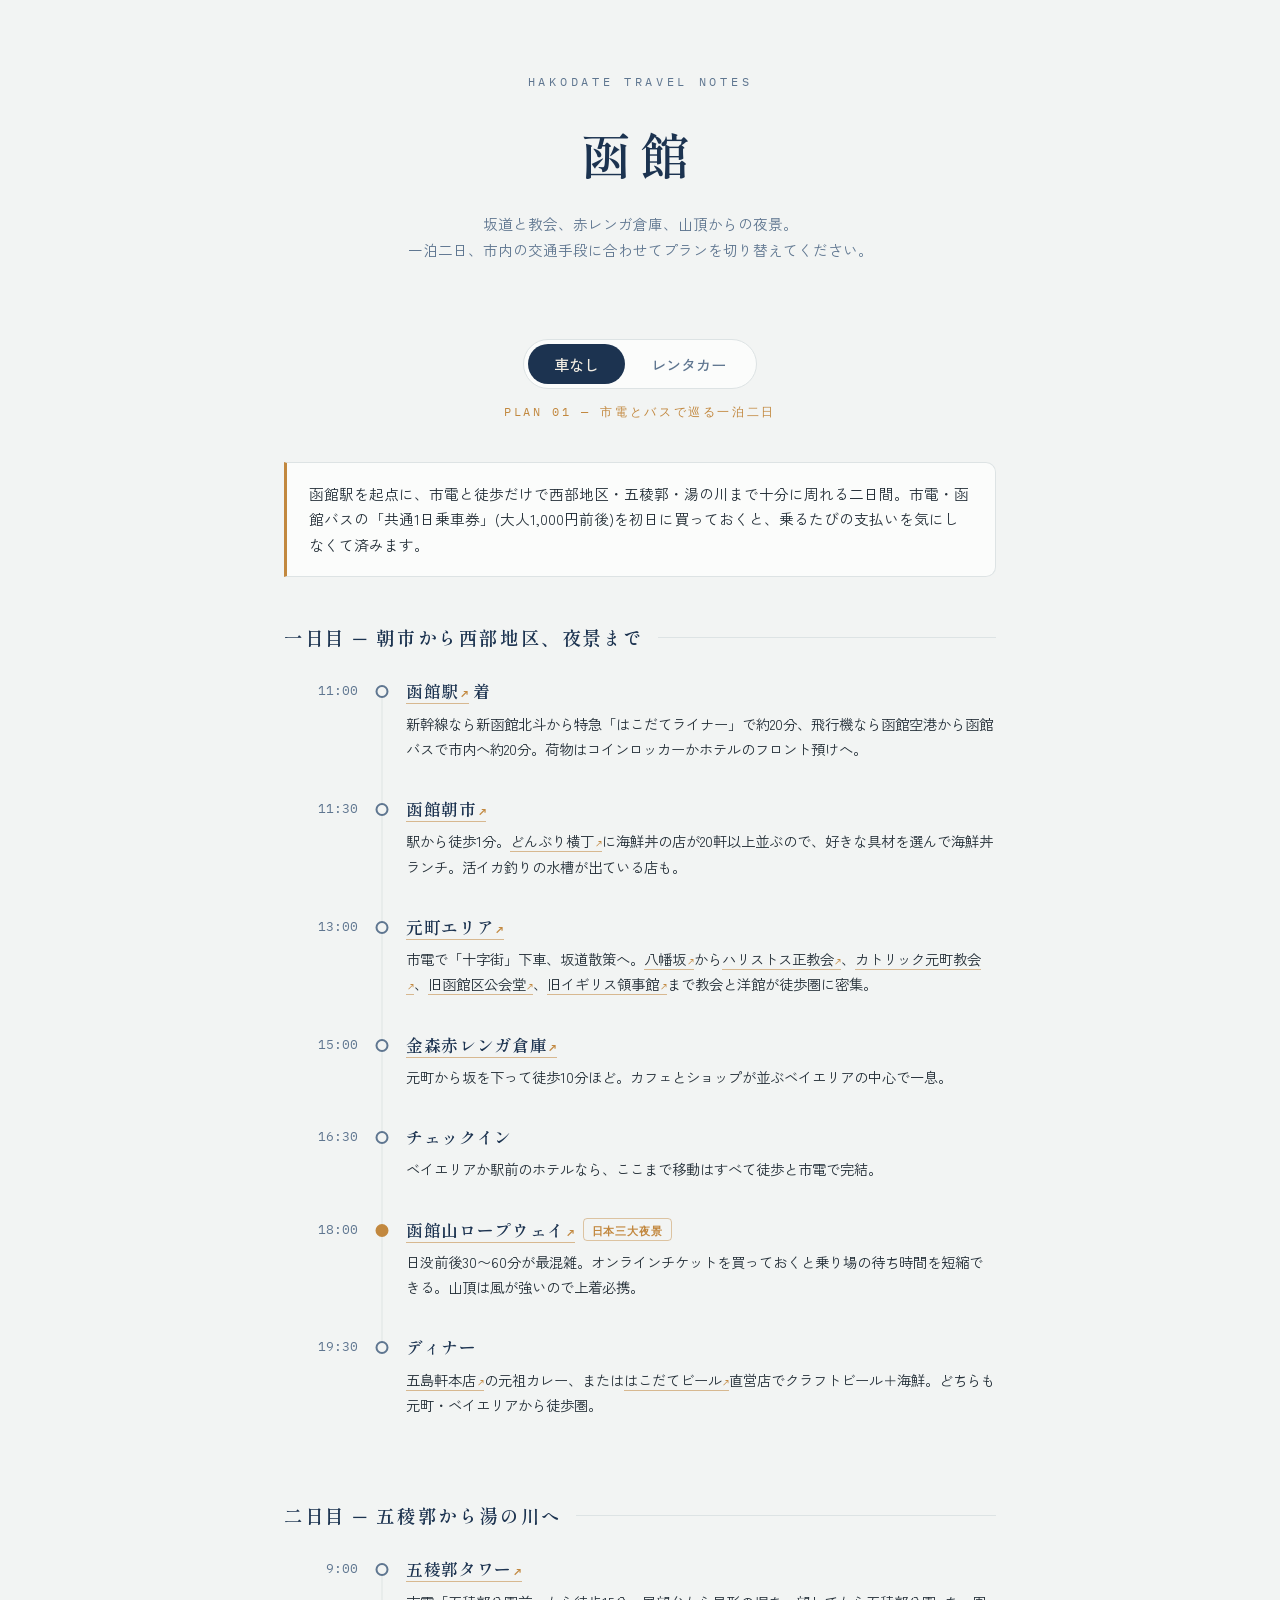
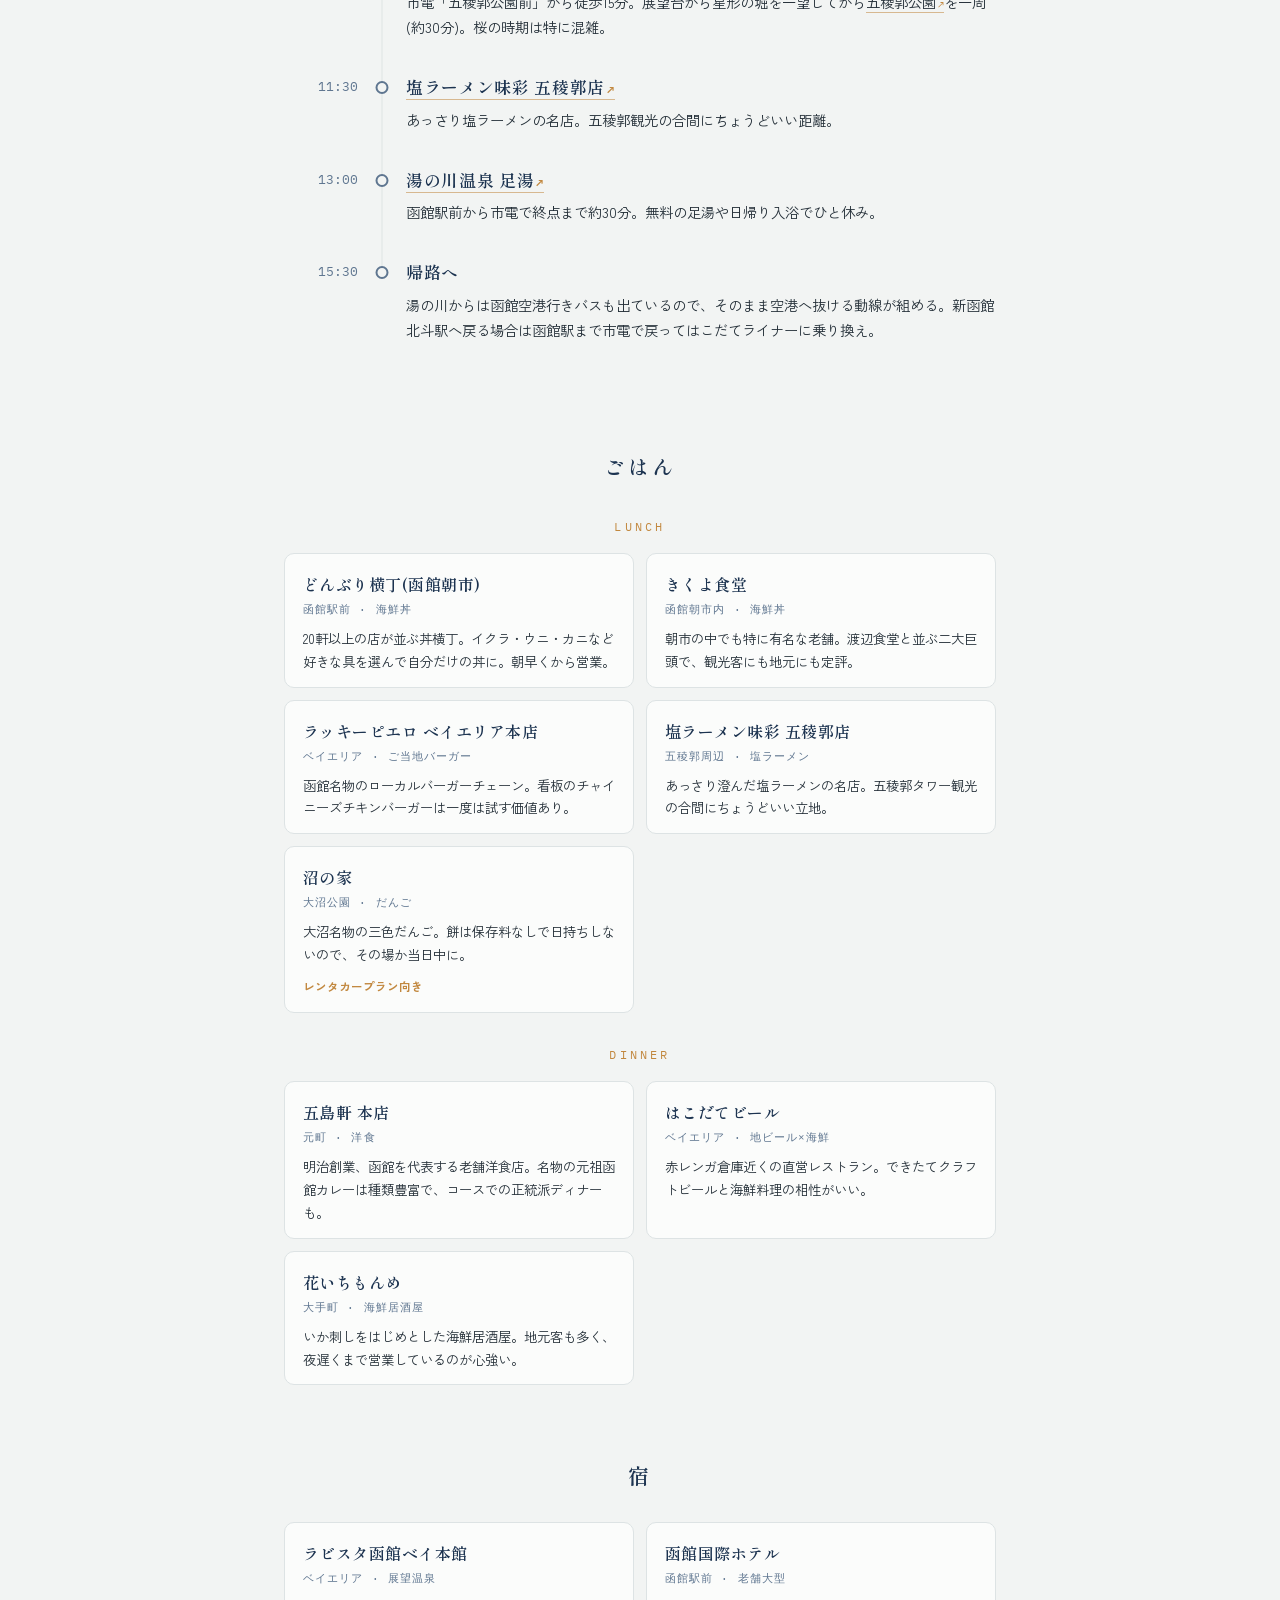
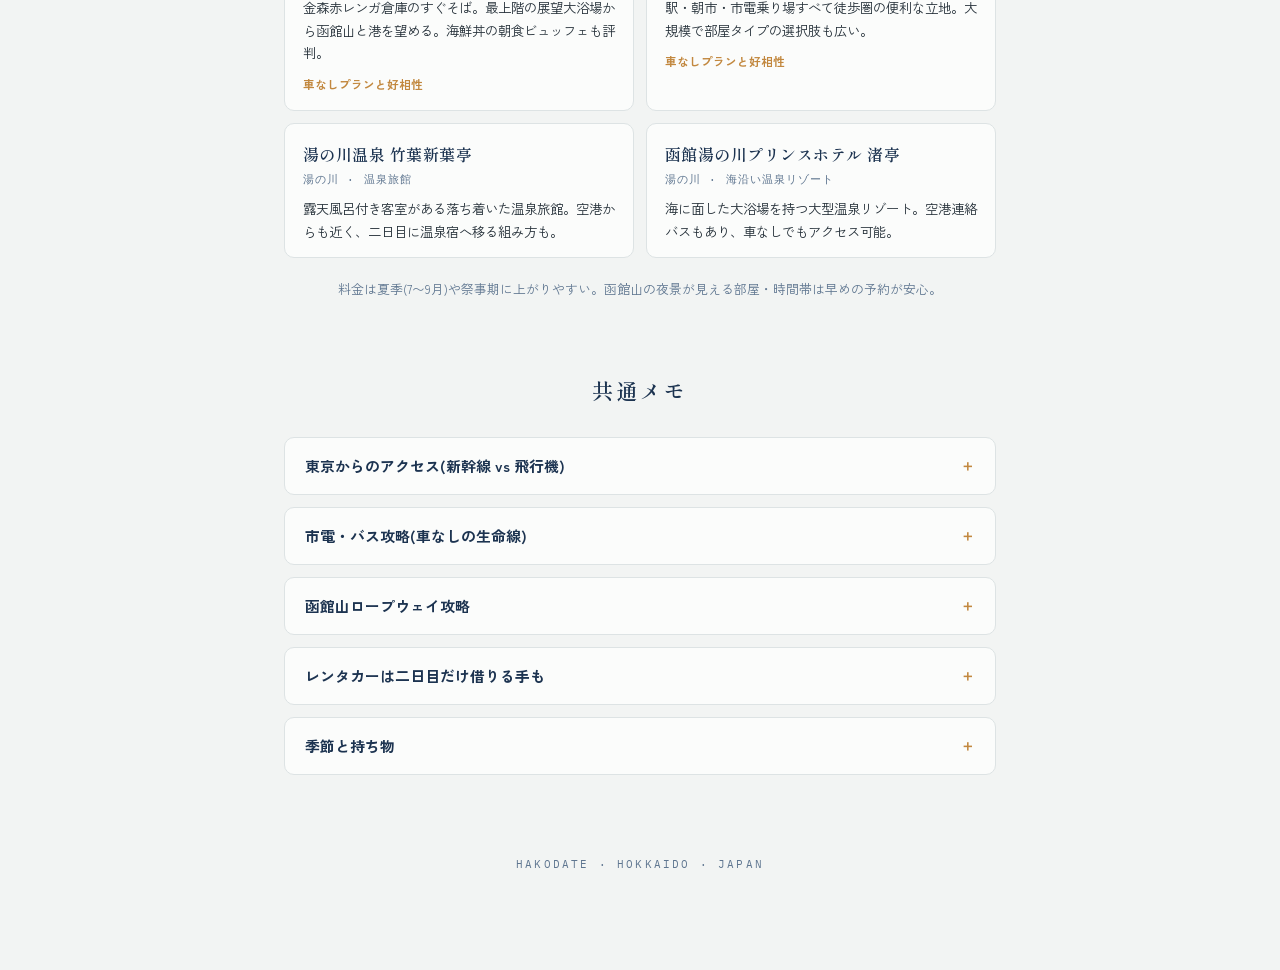
<file: hakodate-plan.html>
<!DOCTYPE html>
<html lang="ja">
<head>
<meta charset="UTF-8">
<meta name="viewport" content="width=device-width, initial-scale=1.0">
<meta name="robots" content="noindex, nofollow">
<title>函館 観光プラン</title>
<link rel="preconnect" href="https://fonts.googleapis.com">
<link rel="preconnect" href="https://fonts.gstatic.com" crossorigin>
<link href="https://fonts.googleapis.com/css2?family=Shippori+Mincho:wght@500;600;700&family=Zen+Kaku+Gothic+New:wght@400;500;700&family=IBM+Plex+Mono:wght@400;500&display=swap" rel="stylesheet">
<style>
  :root{
    --sea:#1c3350;
    --ink:#242f38;
    --haze:#5f7690;
    --brass:#c2883f;
    --paper:#f2f4f3;
    --card:#fbfcfb;
    --mist:#dde3e4;
    --font-display:"Shippori Mincho", serif;
    --font-body:"Zen Kaku Gothic New", sans-serif;
    --font-mono:"IBM Plex Mono", monospace;
  }
  *{margin:0;padding:0;box-sizing:border-box}
  html{scroll-behavior:smooth}
  body{
    font-family:var(--font-body);
    background:var(--paper);
    color:var(--ink);
    line-height:1.75;
    -webkit-font-smoothing:antialiased;
  }
  .wrap{max-width:760px;margin:0 auto;padding:0 24px 96px}

  /* ---------- header ---------- */
  header{padding:72px 0 40px;text-align:center}
  .eyebrow{
    font-family:var(--font-mono);
    font-size:.72rem;
    letter-spacing:.32em;
    color:var(--haze);
    text-transform:uppercase;
  }
  h1{
    font-family:var(--font-display);
    font-weight:600;
    font-size:clamp(2.2rem,6vw,3.1rem);
    letter-spacing:.18em;
    color:var(--sea);
    margin:.35em 0 .3em;
  }
  .lede{font-size:.92rem;color:var(--haze);max-width:34em;margin:0 auto}

  /* ---------- axis selector ---------- */
  .selector{
    display:flex;
    flex-wrap:wrap;
    gap:14px;
    justify-content:center;
    margin:36px 0 12px;
  }
  .axis{
    display:flex;
    background:var(--card);
    border:1px solid var(--mist);
    border-radius:999px;
    padding:4px;
    position:relative;
  }
  .axis button{
    appearance:none;
    border:0;
    background:transparent;
    font-family:var(--font-body);
    font-size:.95rem;
    font-weight:500;
    color:var(--haze);
    padding:9px 26px;
    border-radius:999px;
    cursor:pointer;
    transition:color .25s ease, background-color .25s ease;
  }
  .axis button[aria-pressed="true"]{
    background:var(--sea);
    color:#f2ede2;
  }
  .axis button:focus-visible{
    outline:2px solid var(--brass);
    outline-offset:2px;
  }
  .plan-name{
    text-align:center;
    font-family:var(--font-mono);
    font-size:.75rem;
    letter-spacing:.22em;
    color:var(--brass);
    margin-bottom:40px;
    min-height:1.4em;
  }

  /* ---------- plan panels ---------- */
  .panel{display:none;animation:rise .45s ease both}
  .panel.active{display:block}
  @keyframes rise{
    from{opacity:0;transform:translateY(10px)}
    to{opacity:1;transform:translateY(0)}
  }
  @media (prefers-reduced-motion: reduce){
    .panel{animation:none}
    html{scroll-behavior:auto}
  }

  .plan-intro{
    background:var(--card);
    border:1px solid var(--mist);
    border-left:3px solid var(--brass);
    border-radius:0 10px 10px 0;
    padding:18px 22px;
    font-size:.92rem;
    margin-bottom:44px;
  }

  .day-label{
    font-family:var(--font-display);
    font-size:1.15rem;
    font-weight:600;
    letter-spacing:.14em;
    color:var(--sea);
    margin:48px 0 24px;
    display:flex;
    align-items:center;
    gap:14px;
  }
  .day-label::after{content:"";flex:1;height:1px;background:var(--mist)}
  .day-label:first-of-type{margin-top:0}

  /* timeline */
  .timeline{list-style:none;position:relative;padding-left:0}
  .stop{
    display:grid;
    grid-template-columns:74px 20px 1fr;
    gap:0 14px;
    position:relative;
  }
  .stop .time{
    font-family:var(--font-mono);
    font-size:.8rem;
    color:var(--haze);
    text-align:right;
    padding-top:3px;
    white-space:nowrap;
  }
  .stop .node{position:relative}
  .maplink{
    color:inherit;
    text-decoration:none;
    border-bottom:1px solid color-mix(in srgb, var(--brass) 55%, transparent);
    transition:border-color .2s ease, color .2s ease;
  }
  .maplink:hover,
  .maplink:focus-visible{
    color:var(--brass);
    border-bottom-color:var(--brass);
  }
  .maplink::after{
    content:"↗";
    font-family:var(--font-mono);
    font-size:.72em;
    margin-left:.15em;
    color:var(--brass);
  }
  .stop .node::before{ /* line */
    content:"";
    position:absolute;
    left:50%;top:12px;bottom:-12px;
    width:1px;
    background:var(--mist);
    transform:translateX(-50%);
  }
  .stop:last-child .node::before{display:none}
  .stop .node::after{ /* dot */
    content:"";
    position:absolute;
    left:50%;top:8px;
    width:9px;height:9px;
    border-radius:50%;
    background:var(--paper);
    border:2px solid var(--haze);
    transform:translateX(-50%);
  }
  .stop.highlight .node::after{background:var(--brass);border-color:var(--brass)}
  .stop .body{padding-bottom:34px}
  .stop h3{
    font-family:var(--font-display);
    font-size:1.05rem;
    font-weight:600;
    color:var(--sea);
    letter-spacing:.04em;
  }
  .stop p{font-size:.9rem;margin-top:4px}
  .tag{
    display:inline-block;
    font-family:var(--font-mono);
    font-size:.68rem;
    letter-spacing:.08em;
    color:var(--brass);
    border:1px solid color-mix(in srgb, var(--brass) 45%, transparent);
    border-radius:4px;
    padding:1px 8px;
    margin-left:8px;
    vertical-align:2px;
    white-space:nowrap;
  }

  /* ---------- common notes ---------- */
  .notes{margin-top:72px}
  .notes-title{
    font-family:var(--font-display);
    font-size:1.3rem;
    font-weight:600;
    letter-spacing:.14em;
    color:var(--sea);
    text-align:center;
    margin-bottom:28px;
  }
  details{
    background:var(--card);
    border:1px solid var(--mist);
    border-radius:10px;
    margin-bottom:12px;
    overflow:hidden;
  }
  summary{
    cursor:pointer;
    padding:15px 20px;
    font-weight:700;
    font-size:.93rem;
    color:var(--sea);
    list-style:none;
    display:flex;
    justify-content:space-between;
    align-items:center;
  }
  summary::-webkit-details-marker{display:none}
  summary::after{
    content:"＋";
    font-family:var(--font-mono);
    color:var(--brass);
    transition:transform .25s ease;
  }
  details[open] summary::after{transform:rotate(45deg)}
  details .inner{padding:0 20px 18px;font-size:.88rem}
  details .inner p+p{margin-top:.7em}
  strong{color:var(--sea)}

  /* ---------- food & stay cards ---------- */
  .section-block{margin-top:72px}
  .sub-label{
    font-family:var(--font-mono);
    font-size:.72rem;
    letter-spacing:.28em;
    color:var(--brass);
    text-align:center;
    margin:32px 0 16px;
  }
  .grid{
    display:grid;
    grid-template-columns:repeat(auto-fill,minmax(230px,1fr));
    gap:12px;
  }
  .card{
    background:var(--card);
    border:1px solid var(--mist);
    border-radius:10px;
    padding:16px 18px 14px;
  }
  .card h3{
    font-family:var(--font-display);
    font-size:1rem;
    font-weight:600;
    color:var(--sea);
    letter-spacing:.03em;
  }
  .card .meta{
    font-family:var(--font-mono);
    font-size:.68rem;
    letter-spacing:.1em;
    color:var(--haze);
    display:block;
    margin:2px 0 8px;
  }
  .card p{font-size:.84rem;line-height:1.7}
  .card .fit{
    display:inline-block;
    margin-top:10px;
    font-size:.72rem;
    font-weight:700;
    color:var(--brass);
  }
  .price-note{
    text-align:center;
    font-size:.8rem;
    color:var(--haze);
    margin-top:20px;
  }

  footer{
    margin-top:80px;
    text-align:center;
    font-family:var(--font-mono);
    font-size:.68rem;
    letter-spacing:.2em;
    color:var(--haze);
  }

  @media (max-width:520px){
    .stop{grid-template-columns:58px 16px 1fr;gap:0 10px}
    .stop .time{font-size:.72rem}
    .axis button{padding:8px 18px;font-size:.88rem}
  }
</style>
</head>
<body>
<div class="wrap">

  <header>
    <p class="eyebrow">Hakodate Travel Notes</p>
    <h1>函館</h1>
    <p class="lede">坂道と教会、赤レンガ倉庫、山頂からの夜景。<br>一泊二日、市内の交通手段に合わせてプランを切り替えてください。</p>
  </header>

  <div class="selector" role="group" aria-label="プラン選択">
    <div class="axis" id="axis-transport">
      <button type="button" data-value="nocar" aria-pressed="true">車なし</button>
      <button type="button" data-value="car" aria-pressed="false">レンタカー</button>
    </div>
  </div>
  <p class="plan-name" id="plan-name" aria-live="polite">PLAN 01 — 市電とバスで巡る一泊二日</p>

  <!-- ============ ① 車なし(市電・バス・徒歩) ============ -->
  <section class="panel active" id="panel-nocar">
    <p class="plan-intro">函館駅を起点に、市電と徒歩だけで西部地区・五稜郭・湯の川まで十分に周れる二日間。市電・函館バスの「共通1日乗車券」(大人1,000円前後)を初日に買っておくと、乗るたびの支払いを気にしなくて済みます。</p>
    <h2 class="day-label">一日目 ─ 朝市から西部地区、夜景まで</h2>
    <ol class="timeline">
      <li class="stop"><span class="time">11:00</span><span class="node"></span>
        <div class="body"><h3><a class="maplink" href="https://www.google.com/maps/search/?api=1&query=%E5%87%BD%E9%A4%A8%E9%A7%85" target="_blank" rel="noopener">函館駅</a> 着</h3><p>新幹線なら新函館北斗から特急「はこだてライナー」で約20分、飛行機なら函館空港から函館バスで市内へ約20分。荷物はコインロッカーかホテルのフロント預けへ。</p></div></li>
      <li class="stop"><span class="time">11:30</span><span class="node"></span>
        <div class="body"><h3><a class="maplink" href="https://www.google.com/maps/search/?api=1&query=%E5%87%BD%E9%A4%A8%E6%9C%9D%E5%B8%82" target="_blank" rel="noopener">函館朝市</a></h3><p>駅から徒歩1分。<a class="maplink" href="https://www.google.com/maps/search/?api=1&query=%E3%81%A9%E3%82%93%E3%81%B6%E3%82%8A%E6%A8%AA%E4%B8%81%20%E5%87%BD%E9%A4%A8%E6%9C%9D%E5%B8%82" target="_blank" rel="noopener">どんぶり横丁</a>に海鮮丼の店が20軒以上並ぶので、好きな具材を選んで海鮮丼ランチ。活イカ釣りの水槽が出ている店も。</p></div></li>
      <li class="stop"><span class="time">13:00</span><span class="node"></span>
        <div class="body"><h3><a class="maplink" href="https://www.google.com/maps/search/?api=1&query=%E5%85%83%E7%94%BA%20%E5%87%BD%E9%A4%A8" target="_blank" rel="noopener">元町エリア</a></h3><p>市電で「十字街」下車、坂道散策へ。<a class="maplink" href="https://www.google.com/maps/search/?api=1&query=%E5%85%AB%E5%B9%A1%E5%9D%82" target="_blank" rel="noopener">八幡坂</a>から<a class="maplink" href="https://www.google.com/maps/search/?api=1&query=%E5%87%BD%E9%A4%A8%E3%83%8F%E3%83%AA%E3%82%B9%E3%83%88%E3%82%B9%E6%AD%A3%E6%95%99%E4%BC%9A" target="_blank" rel="noopener">ハリストス正教会</a>、<a class="maplink" href="https://www.google.com/maps/search/?api=1&query=%E3%82%AB%E3%83%88%E3%83%AA%E3%83%83%E3%82%AF%E5%85%83%E7%94%BA%E6%95%99%E4%BC%9A" target="_blank" rel="noopener">カトリック元町教会</a>、<a class="maplink" href="https://www.google.com/maps/search/?api=1&query=%E6%97%A7%E5%87%BD%E9%A4%A8%E5%8C%BA%E5%85%AC%E4%BC%9A%E5%A0%82" target="_blank" rel="noopener">旧函館区公会堂</a>、<a class="maplink" href="https://www.google.com/maps/search/?api=1&query=%E6%97%A7%E3%82%A4%E3%82%AE%E3%83%AA%E3%82%B9%E9%A0%98%E4%BA%8B%E9%A4%A8%20%E5%87%BD%E9%A4%A8" target="_blank" rel="noopener">旧イギリス領事館</a>まで教会と洋館が徒歩圏に密集。</p></div></li>
      <li class="stop"><span class="time">15:00</span><span class="node"></span>
        <div class="body"><h3><a class="maplink" href="https://www.google.com/maps/search/?api=1&query=%E9%87%91%E6%A3%AE%E8%B5%A4%E3%83%AC%E3%83%B3%E3%82%AC%E5%80%89%E5%BA%AB" target="_blank" rel="noopener">金森赤レンガ倉庫</a></h3><p>元町から坂を下って徒歩10分ほど。カフェとショップが並ぶベイエリアの中心で一息。</p></div></li>
      <li class="stop"><span class="time">16:30</span><span class="node"></span>
        <div class="body"><h3>チェックイン</h3><p>ベイエリアか駅前のホテルなら、ここまで移動はすべて徒歩と市電で完結。</p></div></li>
      <li class="stop highlight"><span class="time">18:00</span><span class="node"></span>
        <div class="body"><h3><a class="maplink" href="https://www.google.com/maps/search/?api=1&query=%E5%87%BD%E9%A4%A8%E5%B1%B1%E3%83%AD%E3%83%BC%E3%83%97%E3%82%A6%E3%82%A7%E3%82%A4" target="_blank" rel="noopener">函館山ロープウェイ</a><span class="tag">日本三大夜景</span></h3><p>日没前後30〜60分が最混雑。オンラインチケットを買っておくと乗り場の待ち時間を短縮できる。山頂は風が強いので上着必携。</p></div></li>
      <li class="stop"><span class="time">19:30</span><span class="node"></span>
        <div class="body"><h3>ディナー</h3><p><a class="maplink" href="https://www.google.com/maps/search/?api=1&query=%E4%BA%94%E5%B3%B6%E8%BB%92%20%E6%9C%AC%E5%BA%97" target="_blank" rel="noopener">五島軒本店</a>の元祖カレー、または<a class="maplink" href="https://www.google.com/maps/search/?api=1&query=%E3%81%AF%E3%81%93%E3%81%A0%E3%81%A6%E3%83%93%E3%83%BC%E3%83%AB" target="_blank" rel="noopener">はこだてビール</a>直営店でクラフトビール＋海鮮。どちらも元町・ベイエリアから徒歩圏。</p></div></li>
    </ol>
    <h2 class="day-label">二日目 ─ 五稜郭から湯の川へ</h2>
    <ol class="timeline">
      <li class="stop"><span class="time">9:00</span><span class="node"></span>
        <div class="body"><h3><a class="maplink" href="https://www.google.com/maps/search/?api=1&query=%E4%BA%94%E7%A8%9C%E9%83%AD%E3%82%BF%E3%83%AF%E3%83%BC" target="_blank" rel="noopener">五稜郭タワー</a></h3><p>市電「五稜郭公園前」から徒歩15分。展望台から星形の堀を一望してから<a class="maplink" href="https://www.google.com/maps/search/?api=1&query=%E4%BA%94%E7%A8%9C%E9%83%AD%E5%85%AC%E5%9C%92" target="_blank" rel="noopener">五稜郭公園</a>を一周(約30分)。桜の時期は特に混雑。</p></div></li>
      <li class="stop"><span class="time">11:30</span><span class="node"></span>
        <div class="body"><h3><a class="maplink" href="https://www.google.com/maps/search/?api=1&query=%E5%A1%A9%E3%83%A9%E3%83%BC%E3%83%A1%E3%83%B3%E5%91%B3%E5%BD%A9%20%E4%BA%94%E7%A8%9C%E9%83%AD%E5%BA%97" target="_blank" rel="noopener">塩ラーメン味彩 五稜郭店</a></h3><p>あっさり塩ラーメンの名店。五稜郭観光の合間にちょうどいい距離。</p></div></li>
      <li class="stop"><span class="time">13:00</span><span class="node"></span>
        <div class="body"><h3><a class="maplink" href="https://www.google.com/maps/search/?api=1&query=%E6%B9%AF%E3%81%AE%E5%B7%9D%E6%B8%A9%E6%B3%89%20%E8%B6%B3%E6%B9%AF" target="_blank" rel="noopener">湯の川温泉 足湯</a></h3><p>函館駅前から市電で終点まで約30分。無料の足湯や日帰り入浴でひと休み。</p></div></li>
      <li class="stop"><span class="time">15:30</span><span class="node"></span>
        <div class="body"><h3>帰路へ</h3><p>湯の川からは函館空港行きバスも出ているので、そのまま空港へ抜ける動線が組める。新函館北斗駅へ戻る場合は函館駅まで市電で戻ってはこだてライナーに乗り換え。</p></div></li>
    </ol>
  </section>

  <!-- ============ ② レンタカー ============ -->
  <section class="panel" id="panel-car">
    <p class="plan-intro">車があると大沼・トラピスト方面まで行動半径が広がる二日間。函館山は夏季(4月下旬〜11月上旬)の17〜22時にマイカー規制があり、山頂へは車で上がれずロープウェイかタクシー利用が前提になる点だけ要注意。市街散策は狭い坂道が多いので、コインパーキングに停めて歩くのが快適です。</p>
    <h2 class="day-label">一日目 ─ 空港から市街、夜景まで</h2>
    <ol class="timeline">
      <li class="stop"><span class="time">10:00</span><span class="node"></span>
        <div class="body"><h3><a class="maplink" href="https://www.google.com/maps/search/?api=1&query=%E3%83%AC%E3%83%B3%E3%82%BF%E3%82%AB%E3%83%BC%20%E5%87%BD%E9%A4%A8%E7%A9%BA%E6%B8%AF" target="_blank" rel="noopener">レンタカーを借りる</a></h3><p>函館空港カウンターが便利。新函館北斗駅前にも各社の店舗があるので、新幹線利用ならそちらでも。</p></div></li>
      <li class="stop"><span class="time">10:30</span><span class="node"></span>
        <div class="body"><h3><a class="maplink" href="https://www.google.com/maps/search/?api=1&query=%E3%83%88%E3%83%A9%E3%83%94%E3%82%B9%E3%83%81%E3%83%8C%E4%BF%AE%E9%81%93%E9%99%A2" target="_blank" rel="noopener">トラピスチヌ修道院</a></h3><p>空港から車で約15分。売店でクッキーやマダレナを購入できる、静かな寄り道。</p></div></li>
      <li class="stop"><span class="time">11:30</span><span class="node"></span>
        <div class="body"><h3><a class="maplink" href="https://www.google.com/maps/search/?api=1&query=%E7%AB%8B%E5%BE%85%E5%B2%AC" target="_blank" rel="noopener">立待岬</a></h3><p>石川啄木ゆかりの岬。断崖から津軽海峡を一望、車で15分ほど。</p></div></li>
      <li class="stop"><span class="time">12:30</span><span class="node"></span>
        <div class="body"><h3><a class="maplink" href="https://www.google.com/maps/search/?api=1&query=%E5%87%BD%E9%A4%A8%E6%9C%9D%E5%B8%82" target="_blank" rel="noopener">函館朝市</a></h3><p>周辺の市営駐車場を利用。どんぶり横丁で海鮮丼ランチ。</p></div></li>
      <li class="stop"><span class="time">14:00</span><span class="node"></span>
        <div class="body"><h3><a class="maplink" href="https://www.google.com/maps/search/?api=1&query=%E5%85%83%E7%94%BA%20%E5%87%BD%E9%A4%A8" target="_blank" rel="noopener">元町エリア</a></h3><p>坂の上まで車で上がれなくはないが道が狭いので、近くのコインパーキングに停めて<a class="maplink" href="https://www.google.com/maps/search/?api=1&query=%E5%85%AB%E5%B9%A1%E5%9D%82" target="_blank" rel="noopener">八幡坂</a>周辺を徒歩で。教会群と洋館を巡る。</p></div></li>
      <li class="stop"><span class="time">15:30</span><span class="node"></span>
        <div class="body"><h3><a class="maplink" href="https://www.google.com/maps/search/?api=1&query=%E9%87%91%E6%A3%AE%E8%B5%A4%E3%83%AC%E3%83%B3%E3%82%AC%E5%80%89%E5%BA%AB" target="_blank" rel="noopener">金森赤レンガ倉庫</a></h3><p>周辺にコインパーキング複数あり。カフェ休憩とショッピング。</p></div></li>
      <li class="stop"><span class="time">17:00</span><span class="node"></span>
        <div class="body"><h3>チェックイン</h3><p>宿の駐車場を確保。湯の川温泉泊なら夜景の帰りに車で15分ほどの距離。</p></div></li>
      <li class="stop highlight"><span class="time">18:30</span><span class="node"></span>
        <div class="body"><h3><a class="maplink" href="https://www.google.com/maps/search/?api=1&query=%E5%87%BD%E9%A4%A8%E5%B1%B1%E3%83%AD%E3%83%BC%E3%83%97%E3%82%A6%E3%82%A7%E3%82%A4" target="_blank" rel="noopener">函館山ロープウェイ</a><span class="tag">日本三大夜景</span></h3><p>夏季17〜22時はマイカー規制で山頂まで車では上がれない。ロープウェイ乗り場近くの有料駐車場に車を置いてロープウェイで。</p></div></li>
      <li class="stop"><span class="time">20:00</span><span class="node"></span>
        <div class="body"><h3>ディナー</h3><p><a class="maplink" href="https://www.google.com/maps/search/?api=1&query=%E8%8A%B1%E3%81%84%E3%81%A1%E3%82%82%E3%82%93%E3%82%81%20%E5%A4%A7%E6%89%8B%E7%94%BA" target="_blank" rel="noopener">花いちもんめ</a>などの大手町エリアの海鮮居酒屋なら、宿からの移動も苦にならない。</p></div></li>
    </ol>
    <h2 class="day-label">二日目 ─ 大沼・トラピストまで足を伸ばす</h2>
    <ol class="timeline">
      <li class="stop"><span class="time">9:00</span><span class="node"></span>
        <div class="body"><h3><a class="maplink" href="https://www.google.com/maps/search/?api=1&query=%E5%A4%A7%E6%B2%BC%E5%85%AC%E5%9C%92" target="_blank" rel="noopener">大沼公園</a></h3><p>市街から車で約40分。<a class="maplink" href="https://www.google.com/maps/search/?api=1&query=%E5%A4%A7%E6%B2%BC%E5%9B%BD%E5%AE%9A%E5%85%AC%E5%9C%92" target="_blank" rel="noopener">大沼国定公園</a>内、駒ヶ岳を背景に大沼・小沼を周遊。遊覧船やレンタサイクルも選べる。</p></div></li>
      <li class="stop"><span class="time">11:30</span><span class="node"></span>
        <div class="body"><h3><a class="maplink" href="https://www.google.com/maps/search/?api=1&query=%E6%B2%BC%E3%81%AE%E5%AE%B6%20%E5%A4%A7%E6%B2%BC%E5%85%AC%E5%9C%92" target="_blank" rel="noopener">沼の家</a></h3><p>大沼名物の三色だんごの老舗。軽めのランチ代わりに、公園散策のあとで。</p></div></li>
      <li class="stop"><span class="time">13:30</span><span class="node"></span>
        <div class="body"><h3><a class="maplink" href="https://www.google.com/maps/search/?api=1&query=%E3%83%88%E3%83%A9%E3%83%94%E3%82%B9%E3%83%88%E4%BF%AE%E9%81%93%E9%99%A2" target="_blank" rel="noopener">トラピスト修道院</a></h3><p>大沼から車で約20分(七飯町)。ソフトクリームとバタークッキーが名物、資料館の見学も可能。</p></div></li>
      <li class="stop"><span class="time">15:30</span><span class="node"></span>
        <div class="body"><h3>空港・駅へ戻り返却</h3><p>大沼から函館空港まで車で約40分、新函館北斗駅までも同程度。返却手続きの時間を見込んで早めに出発を。</p></div></li>
    </ol>
  </section>

  <!-- ============ food ============ -->
  <section class="section-block">
    <h2 class="notes-title">ごはん</h2>

    <p class="sub-label">LUNCH</p>
    <div class="grid">
      <div class="card">
        <h3>どんぶり横丁(函館朝市)</h3>
        <span class="meta">函館駅前 · 海鮮丼</span>
        <p>20軒以上の店が並ぶ丼横丁。イクラ・ウニ・カニなど好きな具を選んで自分だけの丼に。朝早くから営業。</p>
      </div>
      <div class="card">
        <h3>きくよ食堂</h3>
        <span class="meta">函館朝市内 · 海鮮丼</span>
        <p>朝市の中でも特に有名な老舗。渡辺食堂と並ぶ二大巨頭で、観光客にも地元にも定評。</p>
      </div>
      <div class="card">
        <h3>ラッキーピエロ ベイエリア本店</h3>
        <span class="meta">ベイエリア · ご当地バーガー</span>
        <p>函館名物のローカルバーガーチェーン。看板のチャイニーズチキンバーガーは一度は試す価値あり。</p>
      </div>
      <div class="card">
        <h3>塩ラーメン味彩 五稜郭店</h3>
        <span class="meta">五稜郭周辺 · 塩ラーメン</span>
        <p>あっさり澄んだ塩ラーメンの名店。五稜郭タワー観光の合間にちょうどいい立地。</p>
      </div>
      <div class="card">
        <h3>沼の家</h3>
        <span class="meta">大沼公園 · だんご</span>
        <p>大沼名物の三色だんご。餅は保存料なしで日持ちしないので、その場か当日中に。</p>
        <span class="fit">レンタカープラン向き</span>
      </div>
    </div>

    <p class="sub-label">DINNER</p>
    <div class="grid">
      <div class="card">
        <h3>五島軒 本店</h3>
        <span class="meta">元町 · 洋食</span>
        <p>明治創業、函館を代表する老舗洋食店。名物の元祖函館カレーは種類豊富で、コースでの正統派ディナーも。</p>
      </div>
      <div class="card">
        <h3>はこだてビール</h3>
        <span class="meta">ベイエリア · 地ビール×海鮮</span>
        <p>赤レンガ倉庫近くの直営レストラン。できたてクラフトビールと海鮮料理の相性がいい。</p>
      </div>
      <div class="card">
        <h3>花いちもんめ</h3>
        <span class="meta">大手町 · 海鮮居酒屋</span>
        <p>いか刺しをはじめとした海鮮居酒屋。地元客も多く、夜遅くまで営業しているのが心強い。</p>
      </div>
    </div>
  </section>

  <!-- ============ stay ============ -->
  <section class="section-block">
    <h2 class="notes-title">宿</h2>
    <div class="grid">
      <div class="card">
        <h3>ラビスタ函館ベイ本館</h3>
        <span class="meta">ベイエリア · 展望温泉</span>
        <p>金森赤レンガ倉庫のすぐそば。最上階の展望大浴場から函館山と港を望める。海鮮丼の朝食ビュッフェも評判。</p>
        <span class="fit">車なしプランと好相性</span>
      </div>
      <div class="card">
        <h3>函館国際ホテル</h3>
        <span class="meta">函館駅前 · 老舗大型</span>
        <p>駅・朝市・市電乗り場すべて徒歩圏の便利な立地。大規模で部屋タイプの選択肢も広い。</p>
        <span class="fit">車なしプランと好相性</span>
      </div>
      <div class="card">
        <h3>湯の川温泉 竹葉新葉亭</h3>
        <span class="meta">湯の川 · 温泉旅館</span>
        <p>露天風呂付き客室がある落ち着いた温泉旅館。空港からも近く、二日目に温泉宿へ移る組み方も。</p>
      </div>
      <div class="card">
        <h3>函館湯の川プリンスホテル 渚亭</h3>
        <span class="meta">湯の川 · 海沿い温泉リゾート</span>
        <p>海に面した大浴場を持つ大型温泉リゾート。空港連絡バスもあり、車なしでもアクセス可能。</p>
      </div>
    </div>
    <p class="price-note">料金は夏季(7〜9月)や祭事期に上がりやすい。函館山の夜景が見える部屋・時間帯は早めの予約が安心。</p>
  </section>

  <!-- ============ common notes ============ -->
  <section class="notes">
    <h2 class="notes-title">共通メモ</h2>
    <details>
      <summary>東京からのアクセス(新幹線 vs 飛行機)</summary>
      <div class="inner">
        <p><strong>新幹線:</strong>東京から新函館北斗まで約4時間強(はやぶさ)。新函館北斗から函館駅までは特急「はこだてライナー」で約20分。乗り換えなしで市街地まで着けるのが強み。</p>
        <p><strong>飛行機:</strong>羽田─函館は約1時間20分。函館空港から市内まで函館バスで約20分と近く、所要時間の総量では飛行機が有利なことが多い。ただし空港・便数の都合で価格や時間帯の選択肢は新幹線より狭い。</p>
      </div>
    </details>
    <details>
      <summary>市電・バス攻略(車なしの生命線)</summary>
      <div class="inner">
        <p>函館駅前から市電で「十字街」(西部地区)まで約6分、「五稜郭公園前」まで約15分、終点「湯の川」まで約30分と、主要スポットは一本の路線でほぼ繋がる。市電・函館バス共通の1日乗車券(大人1,000円前後)を初日の朝に買っておくと楽。</p>
        <p>元町エリアは坂道が多いので、歩きやすい靴で。石畳やスロープの坂もありベビーカー・スーツケースは苦戦しやすい。</p>
      </div>
    </details>
    <details>
      <summary>函館山ロープウェイ攻略</summary>
      <div class="inner">
        <p>夜景が一番きれいなのは日没後30分〜1時間、周辺の街灯も点き始めるタイミング。混雑ピークは19〜20時で、ロープウェイ乗り場もこの時間帯が一番並ぶ。公式サイトのオンラインチケットを事前に買うと当日の待ち時間を短縮できる。</p>
        <p>夏季(4月下旬〜11月上旬)は17〜22時、山頂へのマイカー乗り入れが規制される。この時間帯はロープウェイかタクシー利用が前提になる点、レンタカープランでは特に注意。</p>
      </div>
    </details>
    <details>
      <summary>レンタカーは二日目だけ借りる手も</summary>
      <div class="inner">
        <p>一日目は市街散策メインで駐車の手間がかさむので、市電・徒歩で回り、二日目の朝に市内の営業所でレンタカーを借りて大沼・トラピスト方面へ、そのまま空港で返却、という組み方も効率的。一日分の料金で行動半径を広げられる。</p>
      </div>
    </details>
    <details>
      <summary>季節と持ち物</summary>
      <div class="inner">
        <p>海沿いで風が強く、夏でも朝晩は20℃を切ることがある。<strong>羽織りものを一枚。</strong>5〜6月は「ガス」と呼ばれる海霧が発生しやすく、夜景が霞むこともあるので天気予報は前日までチェック。</p>
        <p>冬季(12〜3月)は路面が凍結する。函館山の坂道・元町の石畳は特に滑りやすいので、防寒・防滑仕様の靴が必須。</p>
      </div>
    </details>
  </section>

  <footer>HAKODATE · HOKKAIDO · JAPAN</footer>
</div>

<script>
(function(){
  var state = { transport: "nocar" };
  var names = {
    "nocar": "PLAN 01 — 市電とバスで巡る一泊二日",
    "car":   "PLAN 02 — 大沼・トラピストまで足を伸ばす一泊二日"
  };

  function render(){
    var key = state.transport;
    document.querySelectorAll(".panel").forEach(function(p){
      p.classList.toggle("active", p.id === "panel-" + key);
    });
    document.getElementById("plan-name").textContent = names[key];
  }

  function bindAxis(id, prop){
    var axis = document.getElementById(id);
    axis.querySelectorAll("button").forEach(function(btn){
      btn.addEventListener("click", function(){
        axis.querySelectorAll("button").forEach(function(b){
          b.setAttribute("aria-pressed", b === btn ? "true" : "false");
        });
        state[prop] = btn.dataset.value;
        render();
      });
    });
  }

  bindAxis("axis-transport", "transport");
})();
</script>
</body>
</html>
</file>
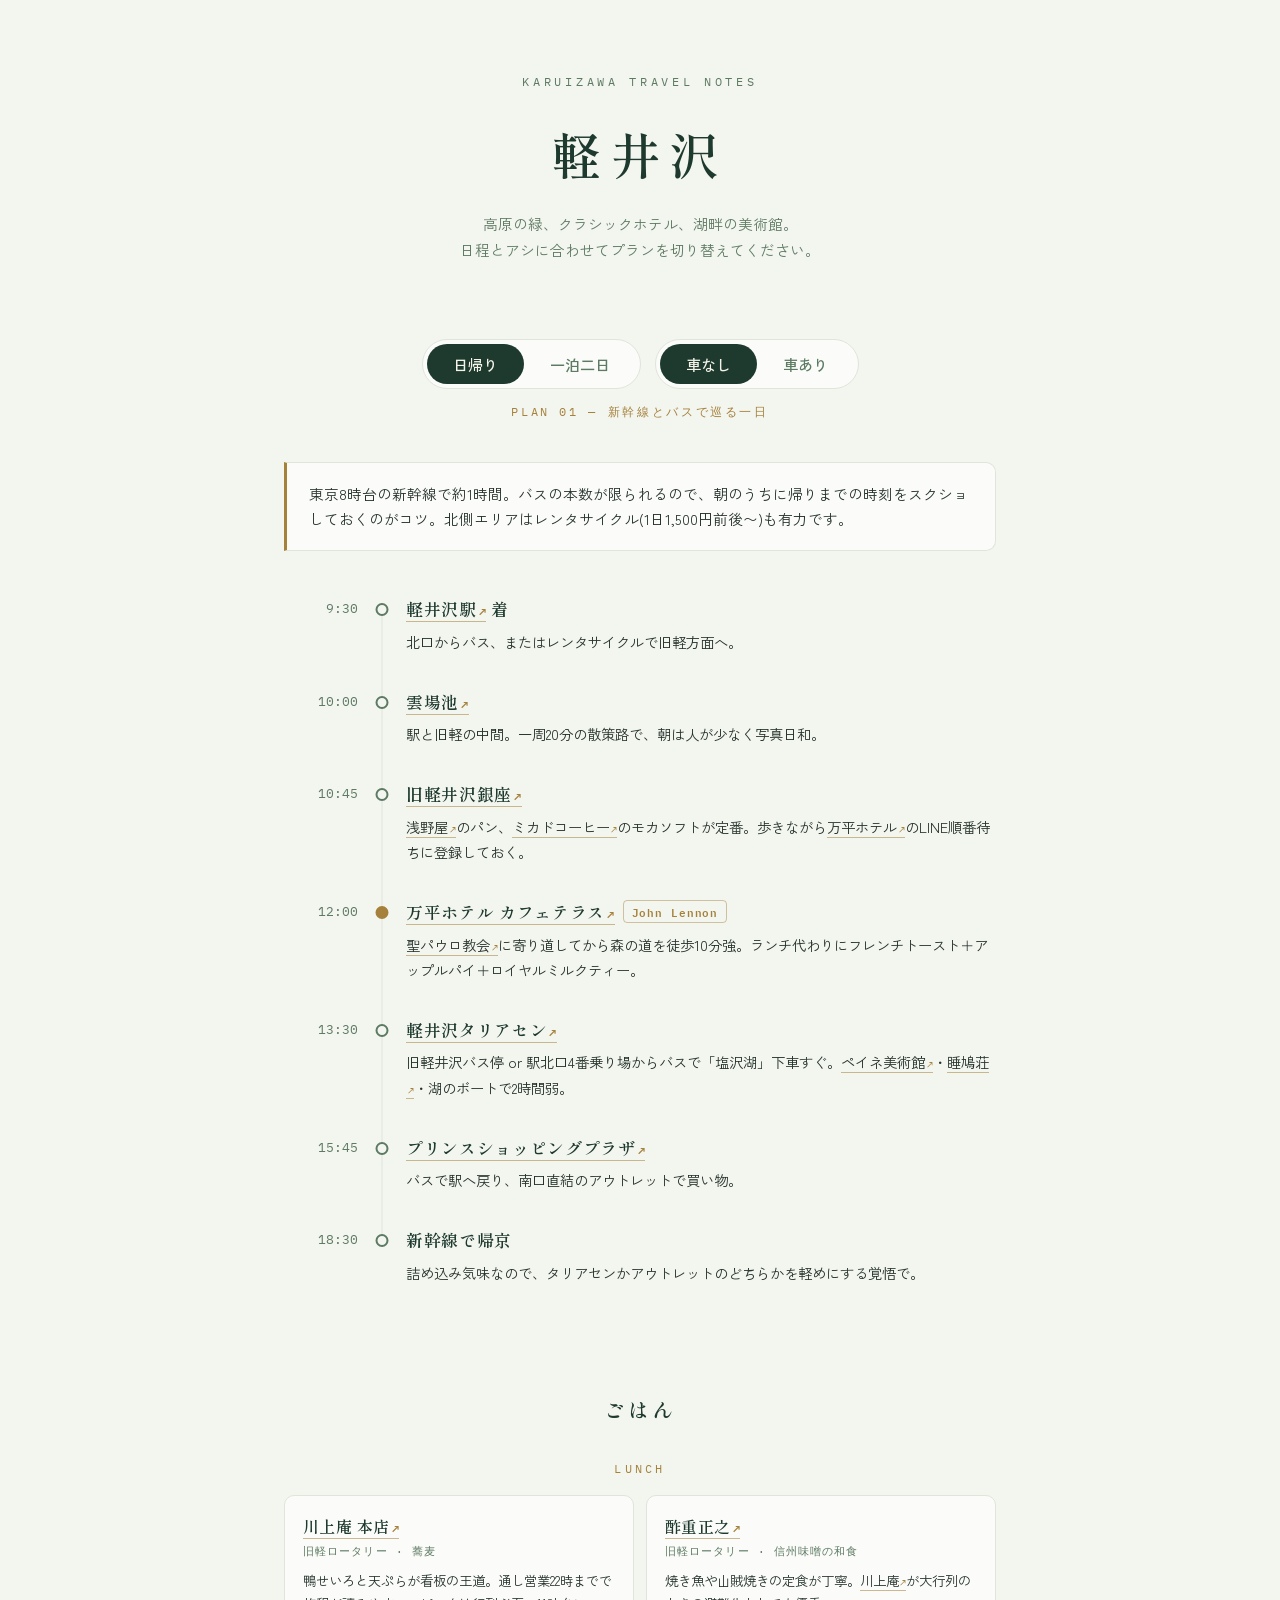
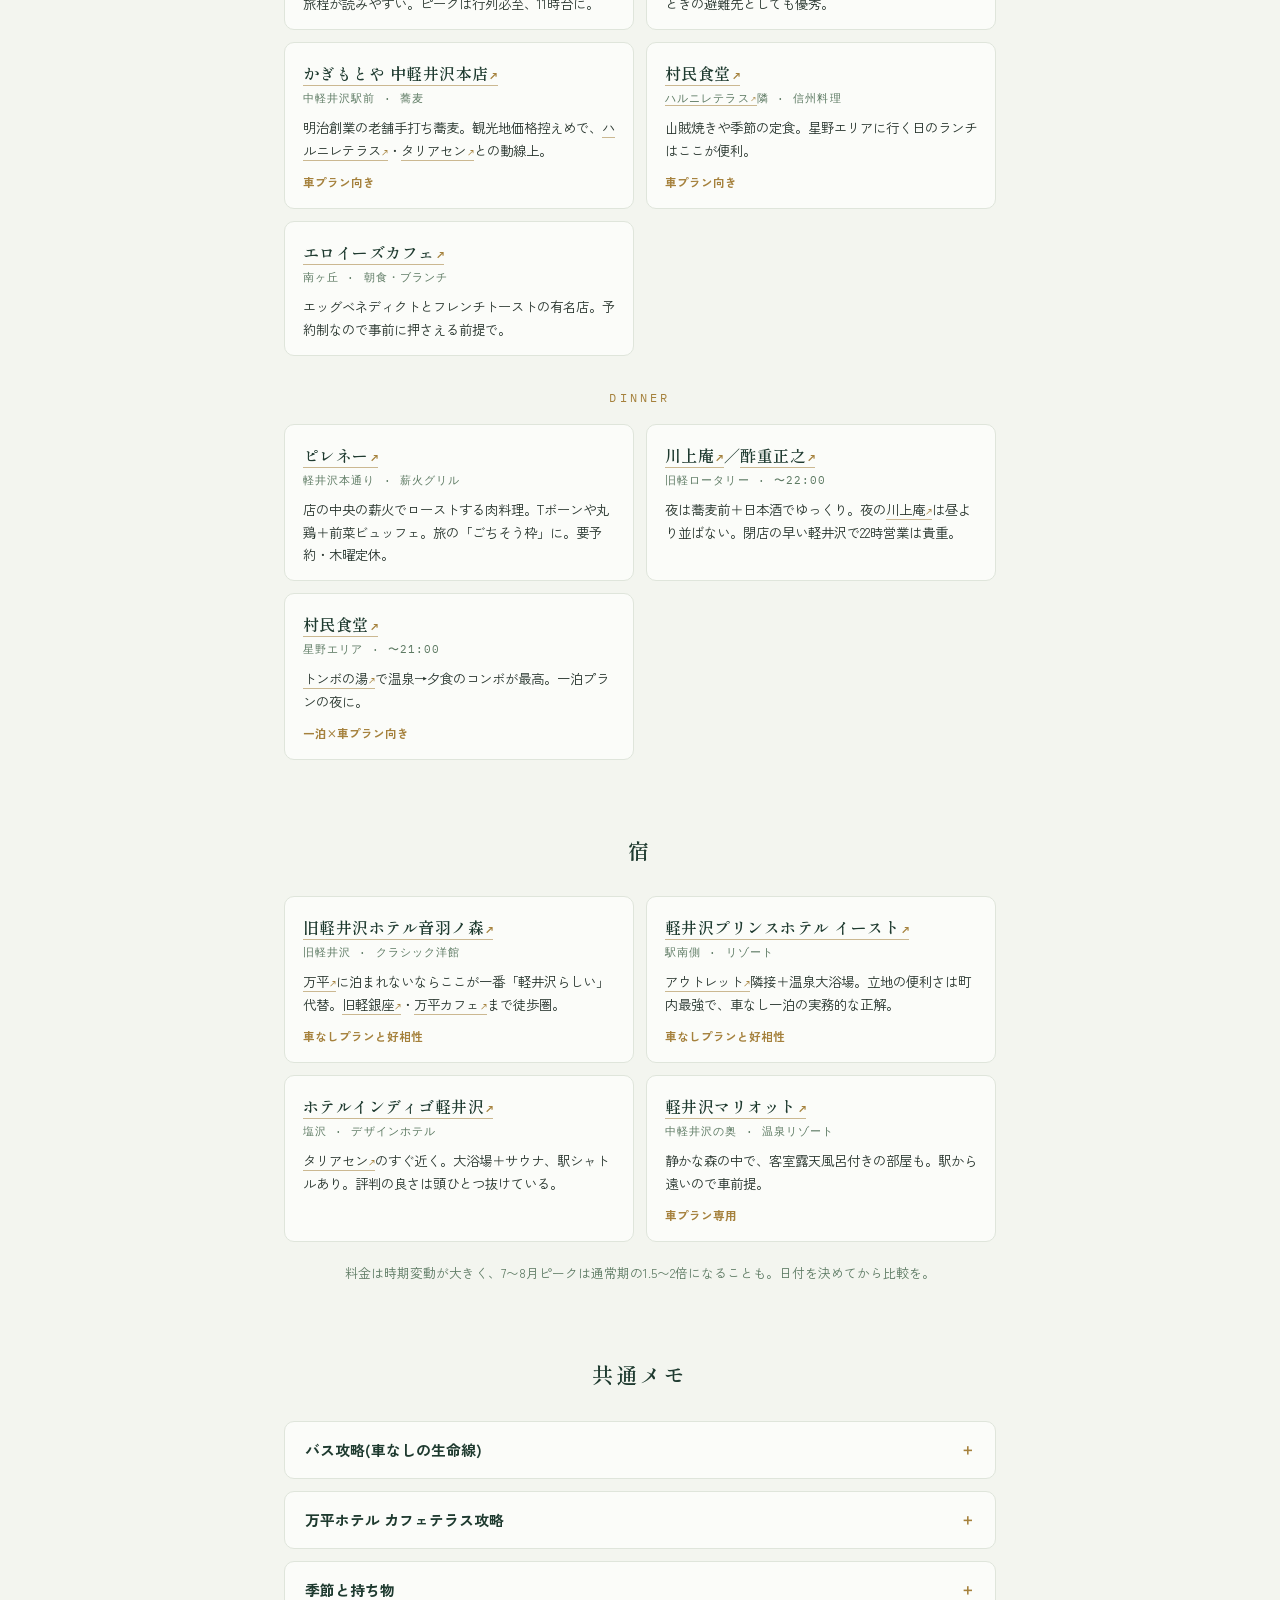
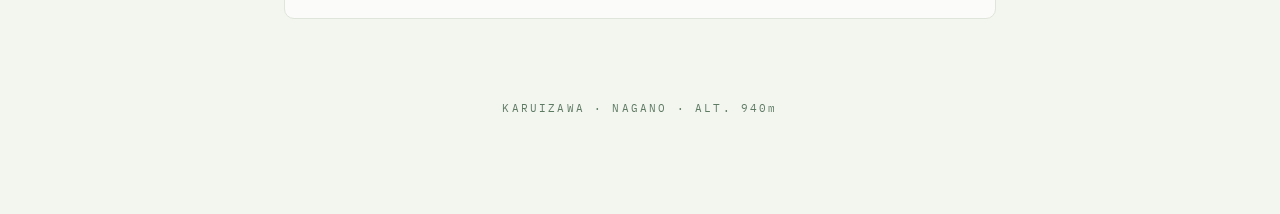
<file: karuizawa-plan.html>
<!DOCTYPE html>
<html lang="ja">
<head>
<meta charset="UTF-8">
<meta name="viewport" content="width=device-width, initial-scale=1.0">
<meta name="robots" content="noindex, nofollow">
<title>軽井沢 観光プラン</title>
<link rel="preconnect" href="https://fonts.googleapis.com">
<link rel="preconnect" href="https://fonts.gstatic.com" crossorigin>
<link href="https://fonts.googleapis.com/css2?family=Shippori+Mincho:wght@500;600;700&family=Zen+Kaku+Gothic+New:wght@400;500;700&family=IBM+Plex+Mono:wght@400;500&display=swap" rel="stylesheet">
<style>
  :root{
    --forest:#1e3a2f;
    --ink:#26332c;
    --moss:#5d7a63;
    --brass:#a5813c;
    --paper:#f3f5ef;
    --card:#fbfcf9;
    --mist:#dfe5db;
    --font-display:"Shippori Mincho", serif;
    --font-body:"Zen Kaku Gothic New", sans-serif;
    --font-mono:"IBM Plex Mono", monospace;
  }
  *{margin:0;padding:0;box-sizing:border-box}
  html{scroll-behavior:smooth}
  body{
    font-family:var(--font-body);
    background:var(--paper);
    color:var(--ink);
    line-height:1.75;
    -webkit-font-smoothing:antialiased;
  }
  .wrap{max-width:760px;margin:0 auto;padding:0 24px 96px}

  /* ---------- header ---------- */
  header{padding:72px 0 40px;text-align:center}
  .eyebrow{
    font-family:var(--font-mono);
    font-size:.72rem;
    letter-spacing:.32em;
    color:var(--moss);
    text-transform:uppercase;
  }
  h1{
    font-family:var(--font-display);
    font-weight:600;
    font-size:clamp(2.2rem,6vw,3.1rem);
    letter-spacing:.18em;
    color:var(--forest);
    margin:.35em 0 .3em;
  }
  .lede{font-size:.92rem;color:var(--moss);max-width:34em;margin:0 auto}

  /* ---------- 2-axis selector ---------- */
  .selector{
    display:flex;
    flex-wrap:wrap;
    gap:14px;
    justify-content:center;
    margin:36px 0 12px;
  }
  .axis{
    display:flex;
    background:var(--card);
    border:1px solid var(--mist);
    border-radius:999px;
    padding:4px;
    position:relative;
  }
  .axis button{
    appearance:none;
    border:0;
    background:transparent;
    font-family:var(--font-body);
    font-size:.95rem;
    font-weight:500;
    color:var(--moss);
    padding:9px 26px;
    border-radius:999px;
    cursor:pointer;
    transition:color .25s ease, background-color .25s ease;
  }
  .axis button[aria-pressed="true"]{
    background:var(--forest);
    color:#f5f2e8;
  }
  .axis button:focus-visible{
    outline:2px solid var(--brass);
    outline-offset:2px;
  }
  .plan-name{
    text-align:center;
    font-family:var(--font-mono);
    font-size:.75rem;
    letter-spacing:.22em;
    color:var(--brass);
    margin-bottom:40px;
    min-height:1.4em;
  }

  /* ---------- plan panels ---------- */
  .panel{display:none;animation:rise .45s ease both}
  .panel.active{display:block}
  @keyframes rise{
    from{opacity:0;transform:translateY(10px)}
    to{opacity:1;transform:translateY(0)}
  }
  @media (prefers-reduced-motion: reduce){
    .panel{animation:none}
    html{scroll-behavior:auto}
  }

  .plan-intro{
    background:var(--card);
    border:1px solid var(--mist);
    border-left:3px solid var(--brass);
    border-radius:0 10px 10px 0;
    padding:18px 22px;
    font-size:.92rem;
    margin-bottom:44px;
  }

  .day-label{
    font-family:var(--font-display);
    font-size:1.15rem;
    font-weight:600;
    letter-spacing:.14em;
    color:var(--forest);
    margin:48px 0 24px;
    display:flex;
    align-items:center;
    gap:14px;
  }
  .day-label::after{content:"";flex:1;height:1px;background:var(--mist)}
  .day-label:first-of-type{margin-top:0}

  /* timeline */
  .timeline{list-style:none;position:relative;padding-left:0}
  .stop{
    display:grid;
    grid-template-columns:74px 20px 1fr;
    gap:0 14px;
    position:relative;
  }
  .stop .time{
    font-family:var(--font-mono);
    font-size:.8rem;
    color:var(--moss);
    text-align:right;
    padding-top:3px;
    white-space:nowrap;
  }
  .stop .node{position:relative}
  .maplink{
    color:inherit;
    text-decoration:none;
    border-bottom:1px solid color-mix(in srgb, var(--brass) 55%, transparent);
    transition:border-color .2s ease, color .2s ease;
  }
  .maplink:hover,
  .maplink:focus-visible{
    color:var(--brass);
    border-bottom-color:var(--brass);
  }
  .maplink::after{
    content:"↗";
    font-family:var(--font-mono);
    font-size:.72em;
    margin-left:.15em;
    color:var(--brass);
  }
  .stop .node::before{ /* line */
    content:"";
    position:absolute;
    left:50%;top:12px;bottom:-12px;
    width:1px;
    background:var(--mist);
    transform:translateX(-50%);
  }
  .stop:last-child .node::before{display:none}
  .stop .node::after{ /* dot */
    content:"";
    position:absolute;
    left:50%;top:8px;
    width:9px;height:9px;
    border-radius:50%;
    background:var(--paper);
    border:2px solid var(--moss);
    transform:translateX(-50%);
  }
  .stop.highlight .node::after{background:var(--brass);border-color:var(--brass)}
  .stop .body{padding-bottom:34px}
  .stop h3{
    font-family:var(--font-display);
    font-size:1.05rem;
    font-weight:600;
    color:var(--forest);
    letter-spacing:.04em;
  }
  .stop p{font-size:.9rem;margin-top:4px}
  .tag{
    display:inline-block;
    font-family:var(--font-mono);
    font-size:.68rem;
    letter-spacing:.08em;
    color:var(--brass);
    border:1px solid color-mix(in srgb, var(--brass) 45%, transparent);
    border-radius:4px;
    padding:1px 8px;
    margin-left:8px;
    vertical-align:2px;
    white-space:nowrap;
  }

  /* ---------- common notes ---------- */
  .notes{margin-top:72px}
  .notes-title{
    font-family:var(--font-display);
    font-size:1.3rem;
    font-weight:600;
    letter-spacing:.14em;
    color:var(--forest);
    text-align:center;
    margin-bottom:28px;
  }
  details{
    background:var(--card);
    border:1px solid var(--mist);
    border-radius:10px;
    margin-bottom:12px;
    overflow:hidden;
  }
  summary{
    cursor:pointer;
    padding:15px 20px;
    font-weight:700;
    font-size:.93rem;
    color:var(--forest);
    list-style:none;
    display:flex;
    justify-content:space-between;
    align-items:center;
  }
  summary::-webkit-details-marker{display:none}
  summary::after{
    content:"＋";
    font-family:var(--font-mono);
    color:var(--brass);
    transition:transform .25s ease;
  }
  details[open] summary::after{transform:rotate(45deg)}
  details .inner{padding:0 20px 18px;font-size:.88rem}
  details .inner p+p{margin-top:.7em}
  strong{color:var(--forest)}

  /* ---------- food & stay cards ---------- */
  .section-block{margin-top:72px}
  .sub-label{
    font-family:var(--font-mono);
    font-size:.72rem;
    letter-spacing:.28em;
    color:var(--brass);
    text-align:center;
    margin:32px 0 16px;
  }
  .grid{
    display:grid;
    grid-template-columns:repeat(auto-fill,minmax(230px,1fr));
    gap:12px;
  }
  .card{
    background:var(--card);
    border:1px solid var(--mist);
    border-radius:10px;
    padding:16px 18px 14px;
  }
  .card h3{
    font-family:var(--font-display);
    font-size:1rem;
    font-weight:600;
    color:var(--forest);
    letter-spacing:.03em;
  }
  .card .meta{
    font-family:var(--font-mono);
    font-size:.68rem;
    letter-spacing:.1em;
    color:var(--moss);
    display:block;
    margin:2px 0 8px;
  }
  .card p{font-size:.84rem;line-height:1.7}
  .card .fit{
    display:inline-block;
    margin-top:10px;
    font-size:.72rem;
    font-weight:700;
    color:var(--brass);
  }
  .price-note{
    text-align:center;
    font-size:.8rem;
    color:var(--moss);
    margin-top:20px;
  }

  footer{
    margin-top:80px;
    text-align:center;
    font-family:var(--font-mono);
    font-size:.68rem;
    letter-spacing:.2em;
    color:var(--moss);
  }

  @media (max-width:520px){
    .stop{grid-template-columns:58px 16px 1fr;gap:0 10px}
    .stop .time{font-size:.72rem}
    .axis button{padding:8px 18px;font-size:.88rem}
  }
</style>
</head>
<body>
<div class="wrap">

  <header>
    <p class="eyebrow">Karuizawa Travel Notes</p>
    <h1>軽井沢</h1>
    <p class="lede">高原の緑、クラシックホテル、湖畔の美術館。<br>日程とアシに合わせてプランを切り替えてください。</p>
  </header>

  <div class="selector" role="group" aria-label="プラン選択">
    <div class="axis" id="axis-duration">
      <button type="button" data-value="day" aria-pressed="true">日帰り</button>
      <button type="button" data-value="stay" aria-pressed="false">一泊二日</button>
    </div>
    <div class="axis" id="axis-transport">
      <button type="button" data-value="nocar" aria-pressed="true">車なし</button>
      <button type="button" data-value="car" aria-pressed="false">車あり</button>
    </div>
  </div>
  <p class="plan-name" id="plan-name" aria-live="polite">PLAN 01 — 新幹線とバスで巡る一日</p>

  <!-- ============ ① 日帰り × 車なし ============ -->
  <section class="panel active" id="panel-day-nocar">
    <p class="plan-intro">東京8時台の新幹線で約1時間。バスの本数が限られるので、朝のうちに帰りまでの時刻をスクショしておくのがコツ。北側エリアはレンタサイクル(1日1,500円前後〜)も有力です。</p>
    <ol class="timeline">
      <li class="stop"><span class="time">9:30</span><span class="node"></span>
        <div class="body"><h3><a class="maplink" href="https://www.google.com/maps/search/?api=1&amp;query=%E8%BB%BD%E4%BA%95%E6%B2%A2%E9%A7%85" target="_blank" rel="noopener">軽井沢駅</a> 着</h3><p>北口からバス、またはレンタサイクルで旧軽方面へ。</p></div></li>
      <li class="stop"><span class="time">10:00</span><span class="node"></span>
        <div class="body"><h3><a class="maplink" href="https://www.google.com/maps/search/?api=1&amp;query=%E9%9B%B2%E5%A0%B4%E6%B1%A0" target="_blank" rel="noopener">雲場池</a></h3><p>駅と旧軽の中間。一周20分の散策路で、朝は人が少なく写真日和。</p></div></li>
      <li class="stop"><span class="time">10:45</span><span class="node"></span>
        <div class="body"><h3><a class="maplink" href="https://www.google.com/maps/search/?api=1&amp;query=%E6%97%A7%E8%BB%BD%E4%BA%95%E6%B2%A2%E9%8A%80%E5%BA%A7" target="_blank" rel="noopener">旧軽井沢銀座</a></h3><p><a class="maplink" href="https://www.google.com/maps/search/?api=1&amp;query=%E6%B5%85%E9%87%8E%E5%B1%8B%20%E8%BB%BD%E4%BA%95%E6%B2%A2" target="_blank" rel="noopener">浅野屋</a>のパン、<a class="maplink" href="https://www.google.com/maps/search/?api=1&amp;query=%E3%83%9F%E3%82%AB%E3%83%89%E3%82%B3%E3%83%BC%E3%83%92%E3%83%BC%20%E8%BB%BD%E4%BA%95%E6%B2%A2" target="_blank" rel="noopener">ミカドコーヒー</a>のモカソフトが定番。歩きながら<a class="maplink" href="https://www.google.com/maps/search/?api=1&amp;query=%E4%B8%87%E5%B9%B3%E3%83%9B%E3%83%86%E3%83%AB%20%E3%82%AB%E3%83%95%E3%82%A7%E3%83%86%E3%83%A9%E3%82%B9" target="_blank" rel="noopener">万平ホテル</a>のLINE順番待ちに登録しておく。</p></div></li>
      <li class="stop highlight"><span class="time">12:00</span><span class="node"></span>
        <div class="body"><h3><a class="maplink" href="https://www.google.com/maps/search/?api=1&amp;query=%E4%B8%87%E5%B9%B3%E3%83%9B%E3%83%86%E3%83%AB%20%E3%82%AB%E3%83%95%E3%82%A7%E3%83%86%E3%83%A9%E3%82%B9" target="_blank" rel="noopener">万平ホテル カフェテラス</a><span class="tag">John Lennon</span></h3><p><a class="maplink" href="https://www.google.com/maps/search/?api=1&amp;query=%E8%81%96%E3%83%91%E3%82%A6%E3%83%AD%E3%82%AB%E3%83%88%E3%83%AA%E3%83%83%E3%82%AF%E6%95%99%E4%BC%9A%20%E8%BB%BD%E4%BA%95%E6%B2%A2" target="_blank" rel="noopener">聖パウロ教会</a>に寄り道してから森の道を徒歩10分強。ランチ代わりにフレンチトースト＋アップルパイ＋ロイヤルミルクティー。</p></div></li>
      <li class="stop"><span class="time">13:30</span><span class="node"></span>
        <div class="body"><h3><a class="maplink" href="https://www.google.com/maps/search/?api=1&amp;query=%E8%BB%BD%E4%BA%95%E6%B2%A2%E3%82%BF%E3%83%AA%E3%82%A2%E3%82%BB%E3%83%B3" target="_blank" rel="noopener">軽井沢タリアセン</a></h3><p>旧軽井沢バス停 or 駅北口4番乗り場からバスで「塩沢湖」下車すぐ。<a class="maplink" href="https://www.google.com/maps/search/?api=1&amp;query=%E3%83%9A%E3%82%A4%E3%83%8D%E7%BE%8E%E8%A1%93%E9%A4%A8%20%E8%BB%BD%E4%BA%95%E6%B2%A2" target="_blank" rel="noopener">ペイネ美術館</a>・<a class="maplink" href="https://www.google.com/maps/search/?api=1&amp;query=%E7%9D%A1%E9%B3%A9%E8%8D%98%20%E8%BB%BD%E4%BA%95%E6%B2%A2%E3%82%BF%E3%83%AA%E3%82%A2%E3%82%BB%E3%83%B3" target="_blank" rel="noopener">睡鳩荘</a>・湖のボートで2時間弱。</p></div></li>
      <li class="stop"><span class="time">15:45</span><span class="node"></span>
        <div class="body"><h3><a class="maplink" href="https://www.google.com/maps/search/?api=1&amp;query=%E8%BB%BD%E4%BA%95%E6%B2%A2%E3%83%BB%E3%83%97%E3%83%AA%E3%83%B3%E3%82%B9%E3%82%B7%E3%83%A7%E3%83%83%E3%83%94%E3%83%B3%E3%82%B0%E3%83%97%E3%83%A9%E3%82%B6" target="_blank" rel="noopener">プリンスショッピングプラザ</a></h3><p>バスで駅へ戻り、南口直結のアウトレットで買い物。</p></div></li>
      <li class="stop"><span class="time">18:30</span><span class="node"></span>
        <div class="body"><h3>新幹線で帰京</h3><p>詰め込み気味なので、タリアセンかアウトレットのどちらかを軽めにする覚悟で。</p></div></li>
    </ol>
  </section>

  <!-- ============ ② 日帰り × 車あり ============ -->
  <section class="panel" id="panel-day-car">
    <p class="plan-intro">都内から関越→上信越道で休憩込み2〜3時間。碓氷軽井沢ICに近い南側(タリアセン)から北上するのが渋滞回避の定石。混雑日の帰りは佐久IC経由で逃げる手も。</p>
    <ol class="timeline">
      <li class="stop"><span class="time">9:30</span><span class="node"></span>
        <div class="body"><h3><a class="maplink" href="https://www.google.com/maps/search/?api=1&amp;query=%E8%BB%BD%E4%BA%95%E6%B2%A2%E3%82%BF%E3%83%AA%E3%82%A2%E3%82%BB%E3%83%B3" target="_blank" rel="noopener">軽井沢タリアセン</a></h3><p>開園直後に到着(ICから車で約15分・駐車場500円)。塩沢湖畔を2時間ほど。</p></div></li>
      <li class="stop"><span class="time">12:00</span><span class="node"></span>
        <div class="body"><h3><a class="maplink" href="https://www.google.com/maps/search/?api=1&amp;query=%E3%83%8F%E3%83%AB%E3%83%8B%E3%83%AC%E3%83%86%E3%83%A9%E3%82%B9%20%E8%BB%BD%E4%BA%95%E6%B2%A2" target="_blank" rel="noopener">ハルニレテラス</a></h3><p>車で15分。川沿いのウッドデッキでランチ。<a class="maplink" href="https://www.google.com/maps/search/?api=1&amp;query=%E6%9D%91%E6%B0%91%E9%A3%9F%E5%A0%82%20%E8%BB%BD%E4%BA%95%E6%B2%A2" target="_blank" rel="noopener">村民食堂</a>や<a class="maplink" href="https://www.google.com/maps/search/?api=1&amp;query=%E3%83%99%E3%83%BC%E3%82%AB%E3%83%AA%E3%83%BC%E3%83%AC%E3%82%B9%E3%83%88%E3%83%A9%E3%83%B3%E6%B2%A2%E6%9D%91%20%E8%BB%BD%E4%BA%95%E6%B2%A2" target="_blank" rel="noopener">沢村ベーカリー</a>が人気。</p></div></li>
      <li class="stop highlight"><span class="time">14:00</span><span class="node"></span>
        <div class="body"><h3><a class="maplink" href="https://www.google.com/maps/search/?api=1&amp;query=%E4%B8%87%E5%B9%B3%E3%83%9B%E3%83%86%E3%83%AB%20%E3%82%AB%E3%83%95%E3%82%A7%E3%83%86%E3%83%A9%E3%82%B9" target="_blank" rel="noopener">万平ホテル カフェテラス</a><span class="tag">John Lennon</span></h3><p>駐車場あり。ピーク時間帯なので、移動中にLINEの順番待ち登録を。</p></div></li>
      <li class="stop"><span class="time">15:00</span><span class="node"></span>
        <div class="body"><h3><a class="maplink" href="https://www.google.com/maps/search/?api=1&amp;query=%E6%97%A7%E8%BB%BD%E4%BA%95%E6%B2%A2%E9%8A%80%E5%BA%A7" target="_blank" rel="noopener">旧軽井沢銀座</a></h3><p>旧軽ロータリー周辺の有料駐車場に停めて散策。</p></div></li>
      <li class="stop"><span class="time">16:30</span><span class="node"></span>
        <div class="body"><h3><a class="maplink" href="https://www.google.com/maps/search/?api=1&amp;query=%E8%BB%BD%E4%BA%95%E6%B2%A2%E3%83%BB%E3%83%97%E3%83%AA%E3%83%B3%E3%82%B9%E3%82%B7%E3%83%A7%E3%83%83%E3%83%94%E3%83%B3%E3%82%B0%E3%83%97%E3%83%A9%E3%82%B6" target="_blank" rel="noopener">プリンスショッピングプラザ</a></h3><p>夕方は駐車場も入りやすい。</p></div></li>
      <li class="stop"><span class="time">18:00</span><span class="node"></span>
        <div class="body"><h3>出発</h3><p>三連休などは碓氷軽井沢IC周辺が夕方渋滞。早め離脱が吉。</p></div></li>
    </ol>
  </section>

  <!-- ============ ③ 一泊 × 車なし ============ -->
  <section class="panel" id="panel-stay-nocar">
    <p class="plan-intro">せっかくなら<a class="maplink" href="https://www.google.com/maps/search/?api=1&amp;query=%E4%B8%87%E5%B9%B3%E3%83%9B%E3%83%86%E3%83%AB%20%E3%82%AB%E3%83%95%E3%82%A7%E3%83%86%E3%83%A9%E3%82%B9" target="_blank" rel="noopener">万平ホテル</a>泊が最高の選択。ジョン・レノンが家族と滞在したのはアルプス館128号室で、ロビー奥には彼が弾いたピアノが残る資料館も。予算を抑えるなら旧軽エリアや駅前の宿でも動線は同じです。</p>
    <h2 class="day-label">一日目 ─ 北側エリア</h2>
    <ol class="timeline">
      <li class="stop"><span class="time">11:30</span><span class="node"></span>
        <div class="body"><h3><a class="maplink" href="https://www.google.com/maps/search/?api=1&amp;query=%E8%BB%BD%E4%BA%95%E6%B2%A2%E9%A7%85" target="_blank" rel="noopener">軽井沢駅</a> 着 → 荷物を宿へ</h3><p><a class="maplink" href="https://www.google.com/maps/search/?api=1&amp;query=%E4%B8%87%E5%B9%B3%E3%83%9B%E3%83%86%E3%83%AB%20%E3%82%AB%E3%83%95%E3%82%A7%E3%83%86%E3%83%A9%E3%82%B9" target="_blank" rel="noopener">万平ホテル</a>なら「旧軽井沢」バス停から徒歩11分。</p></div></li>
      <li class="stop"><span class="time">12:30</span><span class="node"></span>
        <div class="body"><h3><a class="maplink" href="https://www.google.com/maps/search/?api=1&amp;query=%E9%9B%B2%E5%A0%B4%E6%B1%A0" target="_blank" rel="noopener">雲場池</a> → <a class="maplink" href="https://www.google.com/maps/search/?api=1&amp;query=%E6%97%A7%E8%BB%BD%E4%BA%95%E6%B2%A2%E9%8A%80%E5%BA%A7" target="_blank" rel="noopener">旧軽井沢銀座</a></h3><p>食べ歩きしつつ<a class="maplink" href="https://www.google.com/maps/search/?api=1&amp;query=%E8%81%96%E3%83%91%E3%82%A6%E3%83%AD%E3%82%AB%E3%83%88%E3%83%AA%E3%83%83%E3%82%AF%E6%95%99%E4%BC%9A%20%E8%BB%BD%E4%BA%95%E6%B2%A2" target="_blank" rel="noopener">聖パウロカトリック教会</a>へ寄り道。</p></div></li>
      <li class="stop highlight"><span class="time">15:30</span><span class="node"></span>
        <div class="body"><h3>チェックイン → <a class="maplink" href="https://www.google.com/maps/search/?api=1&amp;query=%E4%B8%87%E5%B9%B3%E3%83%9B%E3%83%86%E3%83%AB%20%E3%82%AB%E3%83%95%E3%82%A7%E3%83%86%E3%83%A9%E3%82%B9" target="_blank" rel="noopener">カフェテラス</a><span class="tag">John Lennon</span></h3><p>夕方の空いてきた時間にゆっくりアップルパイとロイヤルミルクティー。</p></div></li>
      <li class="stop"><span class="time">18:30</span><span class="node"></span>
        <div class="body"><h3>ディナー</h3><p><a class="maplink" href="https://www.google.com/maps/search/?api=1&amp;query=%E4%B8%87%E5%B9%B3%E3%83%9B%E3%83%86%E3%83%AB%20%E3%82%AB%E3%83%95%E3%82%A7%E3%83%86%E3%83%A9%E3%82%B9" target="_blank" rel="noopener">万平</a>のメインダイニングでフレンチ、または旧軽の<a class="maplink" href="https://www.google.com/maps/search/?api=1&amp;query=%E5%B7%9D%E4%B8%8A%E5%BA%B5%20%E8%BB%BD%E4%BA%95%E6%B2%A2" target="_blank" rel="noopener">川上庵</a>(蕎麦)など。重厚なホテルバーで一杯締めるのも◎。</p></div></li>
    </ol>
    <h2 class="day-label">二日目 ─ 南側＋買い物</h2>
    <ol class="timeline">
      <li class="stop"><span class="time">9:00</span><span class="node"></span>
        <div class="body"><h3><a class="maplink" href="https://www.google.com/maps/search/?api=1&amp;query=%E8%BB%BD%E4%BA%95%E6%B2%A2%E3%82%BF%E3%83%AA%E3%82%A2%E3%82%BB%E3%83%B3" target="_blank" rel="noopener">軽井沢タリアセン</a></h3><p>朝食後、バスで開園に合わせて。午前の湖畔は静かで気持ちいい。</p></div></li>
      <li class="stop"><span class="time">13:00</span><span class="node"></span>
        <div class="body"><h3><a class="maplink" href="https://www.google.com/maps/search/?api=1&amp;query=%E8%BB%BD%E4%BA%95%E6%B2%A2%E3%83%BB%E3%83%97%E3%83%AA%E3%83%B3%E3%82%B9%E3%82%B7%E3%83%A7%E3%83%83%E3%83%94%E3%83%B3%E3%82%B0%E3%83%97%E3%83%A9%E3%82%B6" target="_blank" rel="noopener">プリンスショッピングプラザ</a></h3><p>荷物が増えるので買い物は最終日の最後が鉄則。</p></div></li>
      <li class="stop"><span class="time">17:00</span><span class="node"></span>
        <div class="body"><h3>新幹線で帰京</h3><p>お土産は駅構内でも補完できる。</p></div></li>
    </ol>
  </section>

  <!-- ============ ④ 一泊 × 車あり ============ -->
  <section class="panel" id="panel-stay-car">
    <p class="plan-intro">車があると行動半径が北へ大きく広がる二日間。宿は中軽井沢の温泉付き(<a class="maplink" href="https://www.google.com/maps/search/?api=1&amp;query=%E3%81%A8%E3%82%93%E3%81%BC%E3%81%AE%E6%B9%AF%20%E6%98%9F%E9%87%8E%E6%B8%A9%E6%B3%89" target="_blank" rel="noopener">トンボの湯</a>周辺)や御代田・追分方面のリーズナブルな選択肢も視野に。</p>
    <h2 class="day-label">一日目 ─ 南から北へ</h2>
    <ol class="timeline">
      <li class="stop"><span class="time">9:30</span><span class="node"></span>
        <div class="body"><h3><a class="maplink" href="https://www.google.com/maps/search/?api=1&amp;query=%E8%BB%BD%E4%BA%95%E6%B2%A2%E3%82%BF%E3%83%AA%E3%82%A2%E3%82%BB%E3%83%B3" target="_blank" rel="noopener">軽井沢タリアセン</a></h3><p>碓氷軽井沢ICから約15分。午前中に湖畔と美術館を。</p></div></li>
      <li class="stop"><span class="time">12:00</span><span class="node"></span>
        <div class="body"><h3><a class="maplink" href="https://www.google.com/maps/search/?api=1&amp;query=%E3%83%8F%E3%83%AB%E3%83%8B%E3%83%AC%E3%83%86%E3%83%A9%E3%82%B9%20%E8%BB%BD%E4%BA%95%E6%B2%A2" target="_blank" rel="noopener">ハルニレテラス</a></h3><p>星野エリアでランチ。川沿いのデッキ席が気持ちいい。</p></div></li>
      <li class="stop"><span class="time">14:00</span><span class="node"></span>
        <div class="body"><h3><a class="maplink" href="https://www.google.com/maps/search/?api=1&amp;query=%E7%99%BD%E7%B3%B8%E3%81%AE%E6%BB%9D%20%E8%BB%BD%E4%BA%95%E6%B2%A2" target="_blank" rel="noopener">白糸の滝</a></h3><p>車で15分北上。幅70mの水のカーテン。地下水由来なので雨後でも濁らない。余力があれば<a class="maplink" href="https://www.google.com/maps/search/?api=1&amp;query=%E6%97%A7%E7%A2%93%E6%B0%B7%E5%B3%A0%E8%A6%8B%E6%99%B4%E5%8F%B0" target="_blank" rel="noopener">旧碓氷峠の見晴台</a>で夕景も。</p></div></li>
      <li class="stop"><span class="time">17:00</span><span class="node"></span>
        <div class="body"><h3>宿へ</h3><p>中軽井沢の温泉宿なら<a class="maplink" href="https://www.google.com/maps/search/?api=1&amp;query=%E3%81%A8%E3%82%93%E3%81%BC%E3%81%AE%E6%B9%AF%20%E6%98%9F%E9%87%8E%E6%B8%A9%E6%B3%89" target="_blank" rel="noopener">トンボの湯</a>で汗を流してから夕食。</p></div></li>
    </ol>
    <h2 class="day-label">二日目 ─ 定番を仕上げる</h2>
    <ol class="timeline">
      <li class="stop"><span class="time">8:30</span><span class="node"></span>
        <div class="body"><h3><a class="maplink" href="https://www.google.com/maps/search/?api=1&amp;query=%E9%9B%B2%E5%A0%B4%E6%B1%A0" target="_blank" rel="noopener">雲場池</a></h3><p>朝の光がいちばんきれいな時間。近くのコインパーキングへ。</p></div></li>
      <li class="stop highlight"><span class="time">10:00</span><span class="node"></span>
        <div class="body"><h3><a class="maplink" href="https://www.google.com/maps/search/?api=1&amp;query=%E6%97%A7%E8%BB%BD%E4%BA%95%E6%B2%A2%E9%8A%80%E5%BA%A7" target="_blank" rel="noopener">旧軽銀座</a> → <a class="maplink" href="https://www.google.com/maps/search/?api=1&amp;query=%E4%B8%87%E5%B9%B3%E3%83%9B%E3%83%86%E3%83%AB%20%E3%82%AB%E3%83%95%E3%82%A7%E3%83%86%E3%83%A9%E3%82%B9" target="_blank" rel="noopener">万平カフェテラス</a><span class="tag">John Lennon</span></h3><p>カフェは午前中に入るのがベスト。</p></div></li>
      <li class="stop"><span class="time">13:00</span><span class="node"></span>
        <div class="body"><h3><a class="maplink" href="https://www.google.com/maps/search/?api=1&amp;query=%E8%BB%BD%E4%BA%95%E6%B2%A2%E3%83%BB%E3%83%97%E3%83%AA%E3%83%B3%E3%82%B9%E3%82%B7%E3%83%A7%E3%83%83%E3%83%94%E3%83%B3%E3%82%B0%E3%83%97%E3%83%A9%E3%82%B6" target="_blank" rel="noopener">プリンスショッピングプラザ</a></h3><p>買い物はここでまとめて。</p></div></li>
      <li class="stop"><span class="time">15:30</span><span class="node"></span>
        <div class="body"><h3>出発</h3><p>渋滞が本格化する前(15〜16時)に高速へ。</p></div></li>
    </ol>
  </section>

  <!-- ============ food ============ -->
  <section class="section-block">
    <h2 class="notes-title">ごはん</h2>

    <p class="sub-label">LUNCH</p>
    <div class="grid">
      <div class="card">
        <h3><a class="maplink" href="https://www.google.com/maps/search/?api=1&amp;query=%E5%B7%9D%E4%B8%8A%E5%BA%B5%20%E8%BB%BD%E4%BA%95%E6%B2%A2" target="_blank" rel="noopener">川上庵 本店</a></h3>
        <span class="meta">旧軽ロータリー · 蕎麦</span>
        <p>鴨せいろと天ぷらが看板の王道。通し営業22時までで旅程が読みやすい。ピークは行列必至、11時台に。</p>
      </div>
      <div class="card">
        <h3><a class="maplink" href="https://www.google.com/maps/search/?api=1&amp;query=%E9%85%A2%E9%87%8D%E6%AD%A3%E4%B9%8B%20%E8%BB%BD%E4%BA%95%E6%B2%A2" target="_blank" rel="noopener">酢重正之</a></h3>
        <span class="meta">旧軽ロータリー · 信州味噌の和食</span>
        <p>焼き魚や山賊焼きの定食が丁寧。<a class="maplink" href="https://www.google.com/maps/search/?api=1&amp;query=%E5%B7%9D%E4%B8%8A%E5%BA%B5%20%E8%BB%BD%E4%BA%95%E6%B2%A2" target="_blank" rel="noopener">川上庵</a>が大行列のときの避難先としても優秀。</p>
      </div>
      <div class="card">
        <h3><a class="maplink" href="https://www.google.com/maps/search/?api=1&amp;query=%E3%81%8B%E3%81%8E%E3%82%82%E3%81%A8%E3%82%84%20%E4%B8%AD%E8%BB%BD%E4%BA%95%E6%B2%A2%E6%9C%AC%E5%BA%97" target="_blank" rel="noopener">かぎもとや 中軽井沢本店</a></h3>
        <span class="meta">中軽井沢駅前 · 蕎麦</span>
        <p>明治創業の老舗手打ち蕎麦。観光地価格控えめで、<a class="maplink" href="https://www.google.com/maps/search/?api=1&amp;query=%E3%83%8F%E3%83%AB%E3%83%8B%E3%83%AC%E3%83%86%E3%83%A9%E3%82%B9%20%E8%BB%BD%E4%BA%95%E6%B2%A2" target="_blank" rel="noopener">ハルニレテラス</a>・<a class="maplink" href="https://www.google.com/maps/search/?api=1&amp;query=%E8%BB%BD%E4%BA%95%E6%B2%A2%E3%82%BF%E3%83%AA%E3%82%A2%E3%82%BB%E3%83%B3" target="_blank" rel="noopener">タリアセン</a>との動線上。</p>
        <span class="fit">車プラン向き</span>
      </div>
      <div class="card">
        <h3><a class="maplink" href="https://www.google.com/maps/search/?api=1&amp;query=%E6%9D%91%E6%B0%91%E9%A3%9F%E5%A0%82%20%E8%BB%BD%E4%BA%95%E6%B2%A2" target="_blank" rel="noopener">村民食堂</a></h3>
        <span class="meta"><a class="maplink" href="https://www.google.com/maps/search/?api=1&amp;query=%E3%83%8F%E3%83%AB%E3%83%8B%E3%83%AC%E3%83%86%E3%83%A9%E3%82%B9%20%E8%BB%BD%E4%BA%95%E6%B2%A2" target="_blank" rel="noopener">ハルニレテラス</a>隣 · 信州料理</span>
        <p>山賊焼きや季節の定食。星野エリアに行く日のランチはここが便利。</p>
        <span class="fit">車プラン向き</span>
      </div>
      <div class="card">
        <h3><a class="maplink" href="https://www.google.com/maps/search/?api=1&amp;query=%E3%82%A8%E3%83%AD%E3%82%A4%E3%83%BC%E3%82%BA%E3%82%AB%E3%83%95%E3%82%A7%20%E8%BB%BD%E4%BA%95%E6%B2%A2" target="_blank" rel="noopener">エロイーズカフェ</a></h3>
        <span class="meta">南ヶ丘 · 朝食・ブランチ</span>
        <p>エッグベネディクトとフレンチトーストの有名店。予約制なので事前に押さえる前提で。</p>
      </div>
    </div>

    <p class="sub-label">DINNER</p>
    <div class="grid">
      <div class="card">
        <h3><a class="maplink" href="https://www.google.com/maps/search/?api=1&amp;query=%E3%83%94%E3%83%AC%E3%83%8D%E3%83%BC%20%E8%BB%BD%E4%BA%95%E6%B2%A2" target="_blank" rel="noopener">ピレネー</a></h3>
        <span class="meta">軽井沢本通り · 薪火グリル</span>
        <p>店の中央の薪火でローストする肉料理。Tボーンや丸鶏＋前菜ビュッフェ。旅の「ごちそう枠」に。要予約・木曜定休。</p>
      </div>
      <div class="card">
        <h3><a class="maplink" href="https://www.google.com/maps/search/?api=1&amp;query=%E5%B7%9D%E4%B8%8A%E5%BA%B5%20%E8%BB%BD%E4%BA%95%E6%B2%A2" target="_blank" rel="noopener">川上庵</a>／<a class="maplink" href="https://www.google.com/maps/search/?api=1&amp;query=%E9%85%A2%E9%87%8D%E6%AD%A3%E4%B9%8B%20%E8%BB%BD%E4%BA%95%E6%B2%A2" target="_blank" rel="noopener">酢重正之</a></h3>
        <span class="meta">旧軽ロータリー · 〜22:00</span>
        <p>夜は蕎麦前＋日本酒でゆっくり。夜の<a class="maplink" href="https://www.google.com/maps/search/?api=1&amp;query=%E5%B7%9D%E4%B8%8A%E5%BA%B5%20%E8%BB%BD%E4%BA%95%E6%B2%A2" target="_blank" rel="noopener">川上庵</a>は昼より並ばない。閉店の早い軽井沢で22時営業は貴重。</p>
      </div>
      <div class="card">
        <h3><a class="maplink" href="https://www.google.com/maps/search/?api=1&amp;query=%E6%9D%91%E6%B0%91%E9%A3%9F%E5%A0%82%20%E8%BB%BD%E4%BA%95%E6%B2%A2" target="_blank" rel="noopener">村民食堂</a></h3>
        <span class="meta">星野エリア · 〜21:00</span>
        <p><a class="maplink" href="https://www.google.com/maps/search/?api=1&amp;query=%E3%81%A8%E3%82%93%E3%81%BC%E3%81%AE%E6%B9%AF%20%E6%98%9F%E9%87%8E%E6%B8%A9%E6%B3%89" target="_blank" rel="noopener">トンボの湯</a>で温泉→夕食のコンボが最高。一泊プランの夜に。</p>
        <span class="fit">一泊×車プラン向き</span>
      </div>
    </div>
  </section>

  <!-- ============ stay ============ -->
  <section class="section-block">
    <h2 class="notes-title">宿</h2>
    <div class="grid">
      <div class="card">
        <h3><a class="maplink" href="https://www.google.com/maps/search/?api=1&amp;query=%E6%97%A7%E8%BB%BD%E4%BA%95%E6%B2%A2%E3%83%9B%E3%83%86%E3%83%AB%E9%9F%B3%E7%BE%BD%E3%83%8E%E6%A3%AE" target="_blank" rel="noopener">旧軽井沢ホテル音羽ノ森</a></h3>
        <span class="meta">旧軽井沢 · クラシック洋館</span>
        <p><a class="maplink" href="https://www.google.com/maps/search/?api=1&amp;query=%E4%B8%87%E5%B9%B3%E3%83%9B%E3%83%86%E3%83%AB%20%E3%82%AB%E3%83%95%E3%82%A7%E3%83%86%E3%83%A9%E3%82%B9" target="_blank" rel="noopener">万平</a>に泊まれないならここが一番「軽井沢らしい」代替。<a class="maplink" href="https://www.google.com/maps/search/?api=1&amp;query=%E6%97%A7%E8%BB%BD%E4%BA%95%E6%B2%A2%E9%8A%80%E5%BA%A7" target="_blank" rel="noopener">旧軽銀座</a>・<a class="maplink" href="https://www.google.com/maps/search/?api=1&amp;query=%E4%B8%87%E5%B9%B3%E3%83%9B%E3%83%86%E3%83%AB%20%E3%82%AB%E3%83%95%E3%82%A7%E3%83%86%E3%83%A9%E3%82%B9" target="_blank" rel="noopener">万平カフェ</a>まで徒歩圏。</p>
        <span class="fit">車なしプランと好相性</span>
      </div>
      <div class="card">
        <h3><a class="maplink" href="https://www.google.com/maps/search/?api=1&amp;query=%E8%BB%BD%E4%BA%95%E6%B2%A2%E3%83%97%E3%83%AA%E3%83%B3%E3%82%B9%E3%83%9B%E3%83%86%E3%83%AB%20%E3%82%A4%E3%83%BC%E3%82%B9%E3%83%88" target="_blank" rel="noopener">軽井沢プリンスホテル イースト</a></h3>
        <span class="meta">駅南側 · リゾート</span>
        <p><a class="maplink" href="https://www.google.com/maps/search/?api=1&amp;query=%E8%BB%BD%E4%BA%95%E6%B2%A2%E3%83%BB%E3%83%97%E3%83%AA%E3%83%B3%E3%82%B9%E3%82%B7%E3%83%A7%E3%83%83%E3%83%94%E3%83%B3%E3%82%B0%E3%83%97%E3%83%A9%E3%82%B6" target="_blank" rel="noopener">アウトレット</a>隣接＋温泉大浴場。立地の便利さは町内最強で、車なし一泊の実務的な正解。</p>
        <span class="fit">車なしプランと好相性</span>
      </div>
      <div class="card">
        <h3><a class="maplink" href="https://www.google.com/maps/search/?api=1&amp;query=%E3%83%9B%E3%83%86%E3%83%AB%E3%82%A4%E3%83%B3%E3%83%87%E3%82%A3%E3%82%B4%E8%BB%BD%E4%BA%95%E6%B2%A2" target="_blank" rel="noopener">ホテルインディゴ軽井沢</a></h3>
        <span class="meta">塩沢 · デザインホテル</span>
        <p><a class="maplink" href="https://www.google.com/maps/search/?api=1&amp;query=%E8%BB%BD%E4%BA%95%E6%B2%A2%E3%82%BF%E3%83%AA%E3%82%A2%E3%82%BB%E3%83%B3" target="_blank" rel="noopener">タリアセン</a>のすぐ近く。大浴場＋サウナ、駅シャトルあり。評判の良さは頭ひとつ抜けている。</p>
      </div>
      <div class="card">
        <h3><a class="maplink" href="https://www.google.com/maps/search/?api=1&amp;query=%E8%BB%BD%E4%BA%95%E6%B2%A2%E3%83%9E%E3%83%AA%E3%82%AA%E3%83%83%E3%83%88%E3%83%9B%E3%83%86%E3%83%AB" target="_blank" rel="noopener">軽井沢マリオット</a></h3>
        <span class="meta">中軽井沢の奥 · 温泉リゾート</span>
        <p>静かな森の中で、客室露天風呂付きの部屋も。駅から遠いので車前提。</p>
        <span class="fit">車プラン専用</span>
      </div>
    </div>
    <p class="price-note">料金は時期変動が大きく、7〜8月ピークは通常期の1.5〜2倍になることも。日付を決めてから比較を。</p>
  </section>

  <!-- ============ common notes ============ -->
  <section class="notes">
    <h2 class="notes-title">共通メモ</h2>
    <details>
      <summary>バス攻略(車なしの生命線)</summary>
      <div class="inner">
        <p><strong>旧軽井沢方面:</strong>駅北口からバス約4分「旧軽井沢」下車。町内循環バスは必ず<strong>内回り</strong>に乗ること(外回りだと約1時間かかる)。徒歩でも駅から25〜30分。</p>
        <p><strong>タリアセン方面:</strong>西武観光バスが北口4番乗り場から発車、「塩沢湖」下車徒歩1分・所要10〜15分。夏季は直行の「急行塩沢湖線」あり。循環バスなら大人100円だが約30分。<strong>本数が少ないので時刻表を必ず事前確認。</strong></p>
      </div>
    </details>
    <details>
      <summary>万平ホテル カフェテラス攻略</summary>
      <div class="inner">
        <p>営業9:30〜18:00、<strong>席の予約は不可</strong>。13〜17時のピークは入店待ちになりがち。LINE友達登録でホテル3km圏内から順番待ち登録ができるので、<a class="maplink" href="https://www.google.com/maps/search/?api=1&amp;query=%E6%97%A7%E8%BB%BD%E4%BA%95%E6%B2%A2%E9%8A%80%E5%BA%A7" target="_blank" rel="noopener">旧軽銀座</a>を歩きながら登録しておくのが賢い。</p>
        <p>ジョン・レノンは1976〜79年に毎夏滞在。彼がレシピを教えたロイヤルミルクティーと、信州産紅玉のアップルパイが定番。</p>
      </div>
    </details>
    <details>
      <summary>季節と持ち物</summary>
      <div class="inner">
        <p>7月中旬〜はハイシーズン。週末の旧軽銀座とアウトレットはかなり混むので、日程が選べるなら平日が快適。</p>
        <p>標高約1,000mで夏でも朝晩は20℃を切ることがある。<strong>羽織りものを一枚。</strong>カメラ派なら<a class="maplink" href="https://www.google.com/maps/search/?api=1&amp;query=%E9%9B%B2%E5%A0%B4%E6%B1%A0" target="_blank" rel="noopener">雲場池</a>の朝、<a class="maplink" href="https://www.google.com/maps/search/?api=1&amp;query=%E4%B8%87%E5%B9%B3%E3%83%9B%E3%83%86%E3%83%AB%20%E3%82%AB%E3%83%95%E3%82%A7%E3%83%86%E3%83%A9%E3%82%B9" target="_blank" rel="noopener">万平ホテル</a>の内装(赤絨毯とステンドグラス)、<a class="maplink" href="https://www.google.com/maps/search/?api=1&amp;query=%E8%BB%BD%E4%BA%95%E6%B2%A2%E3%82%BF%E3%83%AA%E3%82%A2%E3%82%BB%E3%83%B3" target="_blank" rel="noopener">タリアセン</a>の<a class="maplink" href="https://www.google.com/maps/search/?api=1&amp;query=%E7%9D%A1%E9%B3%A9%E8%8D%98%20%E8%BB%BD%E4%BA%95%E6%B2%A2%E3%82%BF%E3%83%AA%E3%82%A2%E3%82%BB%E3%83%B3" target="_blank" rel="noopener">睡鳩荘</a>が鉄板の被写体。</p>
      </div>
    </details>
  </section>

  <footer>KARUIZAWA · NAGANO · ALT. 940m</footer>
</div>

<script>
(function(){
  var state = { duration: "day", transport: "nocar" };
  var names = {
    "day-nocar":  "PLAN 01 — 新幹線とバスで巡る一日",
    "day-car":    "PLAN 02 — 南から北へ、ドライブ日帰り",
    "stay-nocar": "PLAN 03 — 万平ホテルに泊まる二日間",
    "stay-car":   "PLAN 04 — 白糸の滝まで足を伸ばす二日間"
  };

  function render(){
    var key = state.duration + "-" + state.transport;
    document.querySelectorAll(".panel").forEach(function(p){
      p.classList.toggle("active", p.id === "panel-" + key);
    });
    document.getElementById("plan-name").textContent = names[key];
  }

  function bindAxis(id, prop){
    var axis = document.getElementById(id);
    axis.querySelectorAll("button").forEach(function(btn){
      btn.addEventListener("click", function(){
        axis.querySelectorAll("button").forEach(function(b){
          b.setAttribute("aria-pressed", b === btn ? "true" : "false");
        });
        state[prop] = btn.dataset.value;
        render();
      });
    });
  }

  bindAxis("axis-duration", "duration");
  bindAxis("axis-transport", "transport");
})();
</script>
</body>
</html>
</file>
